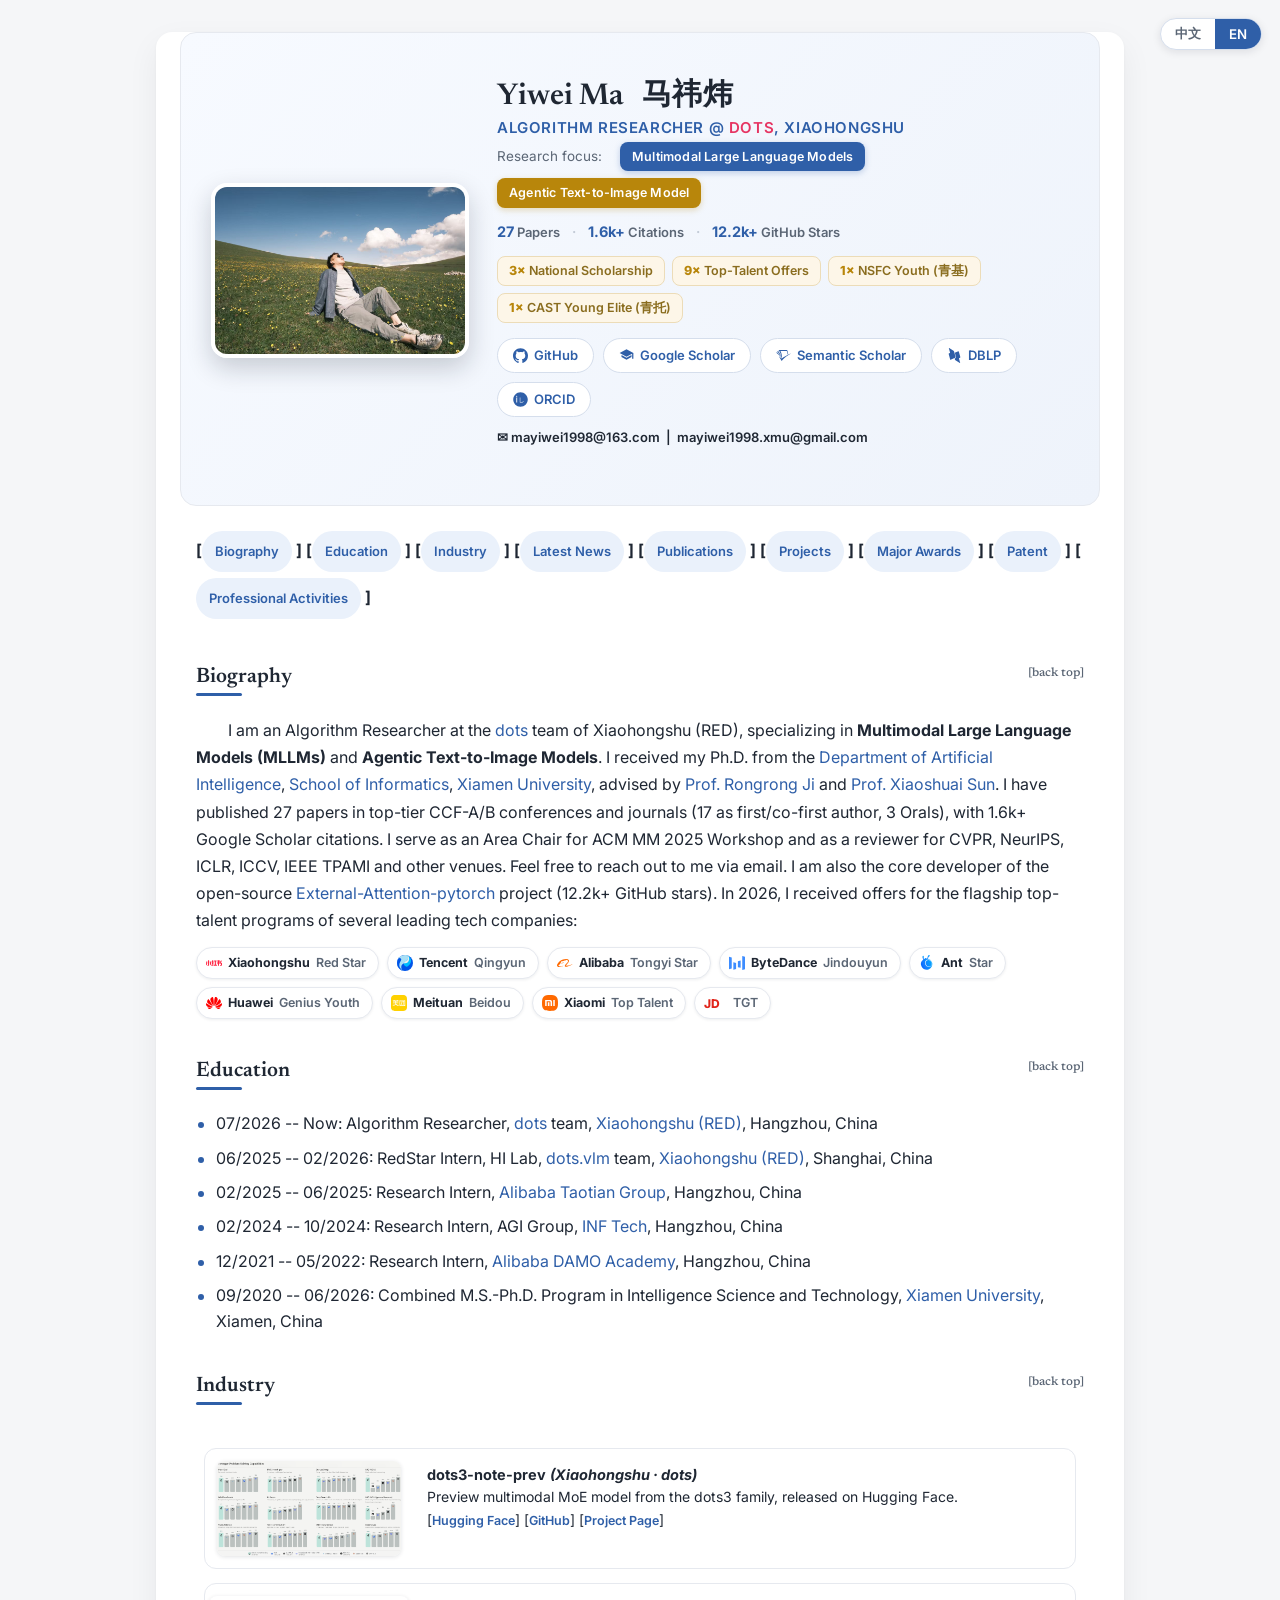
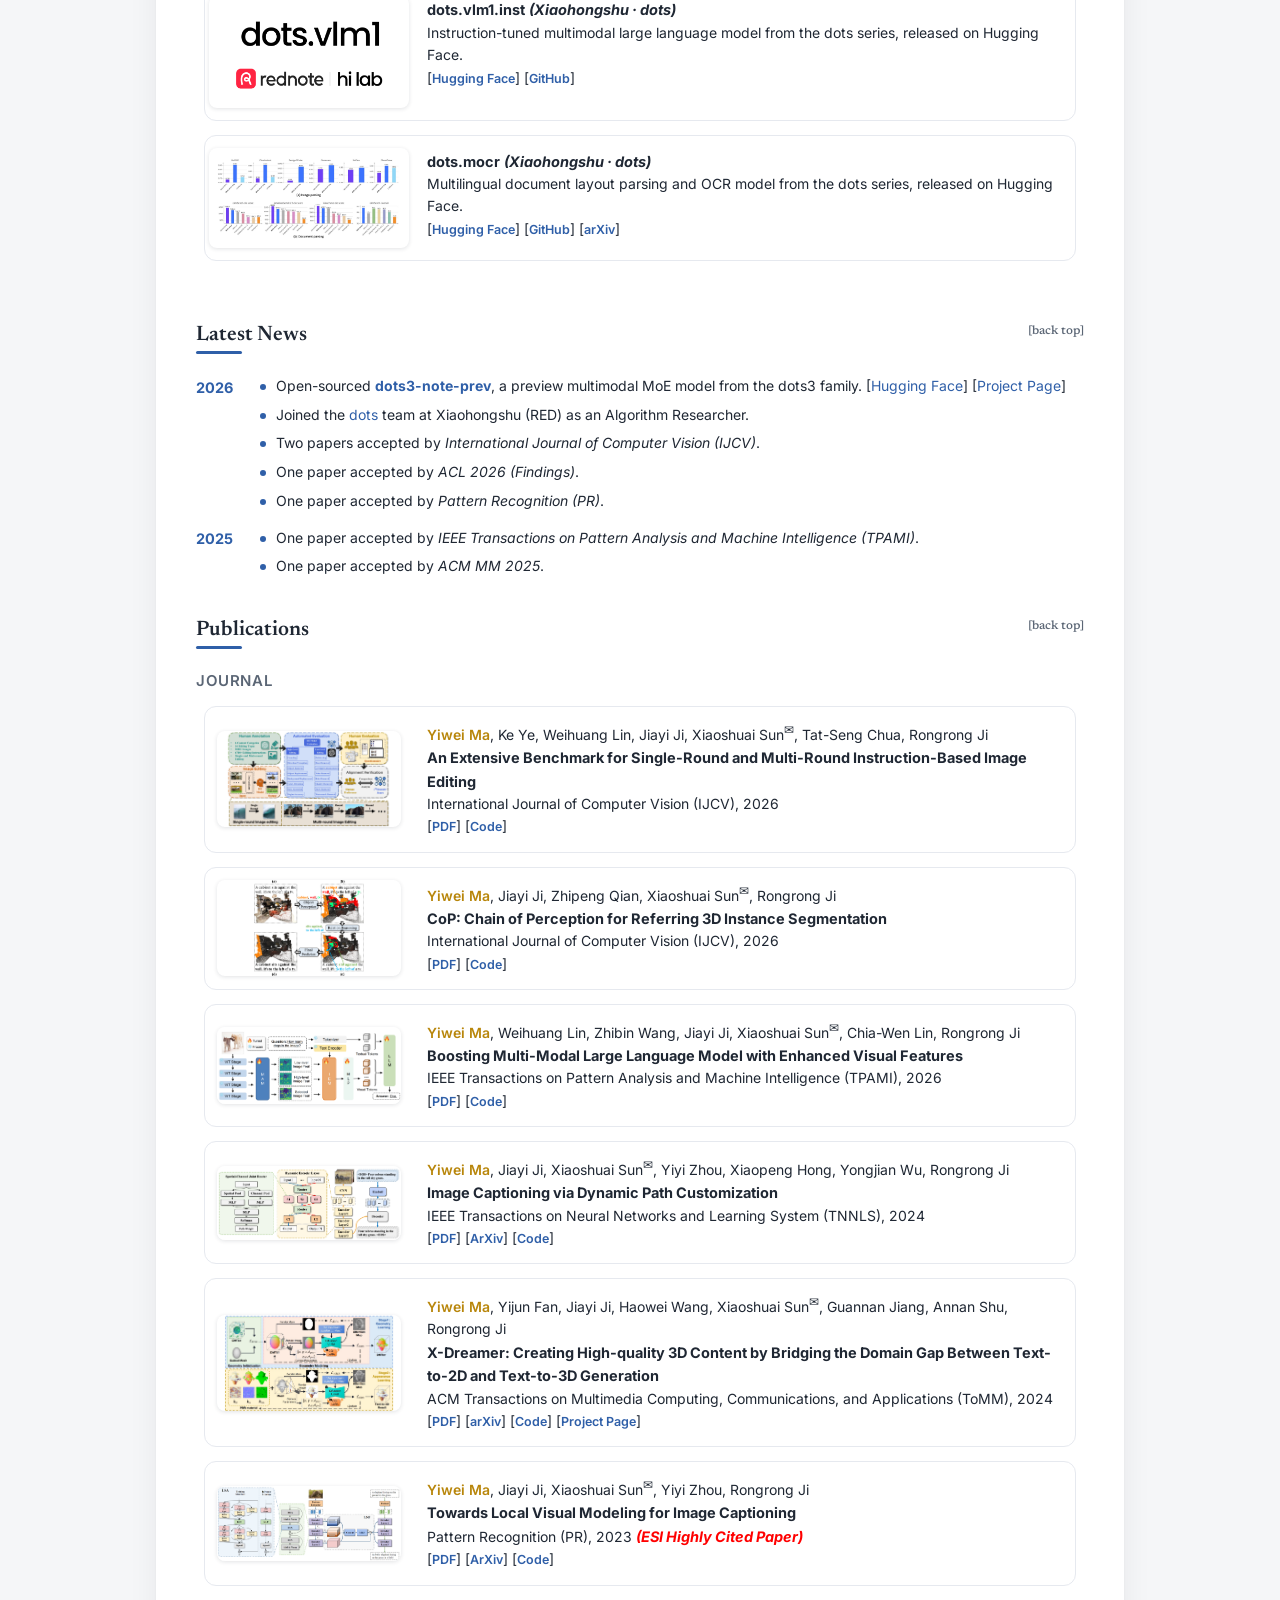
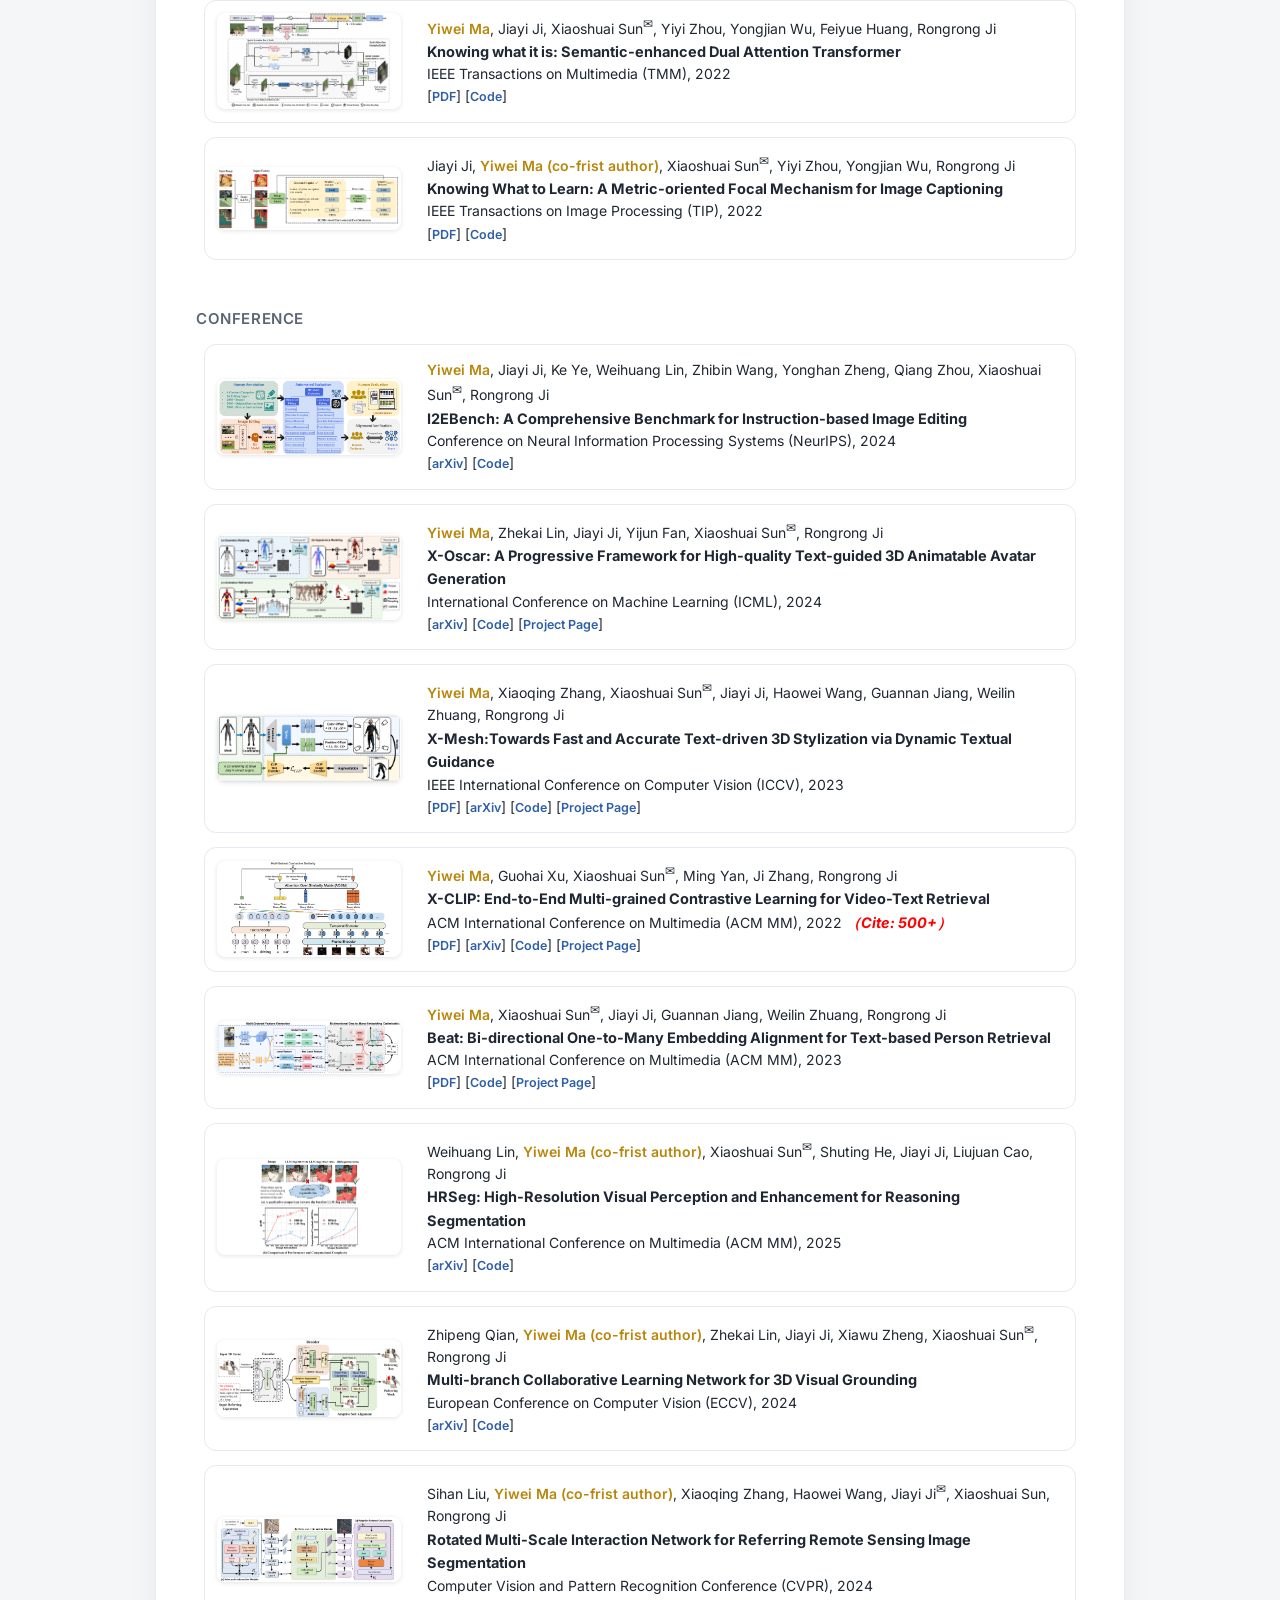
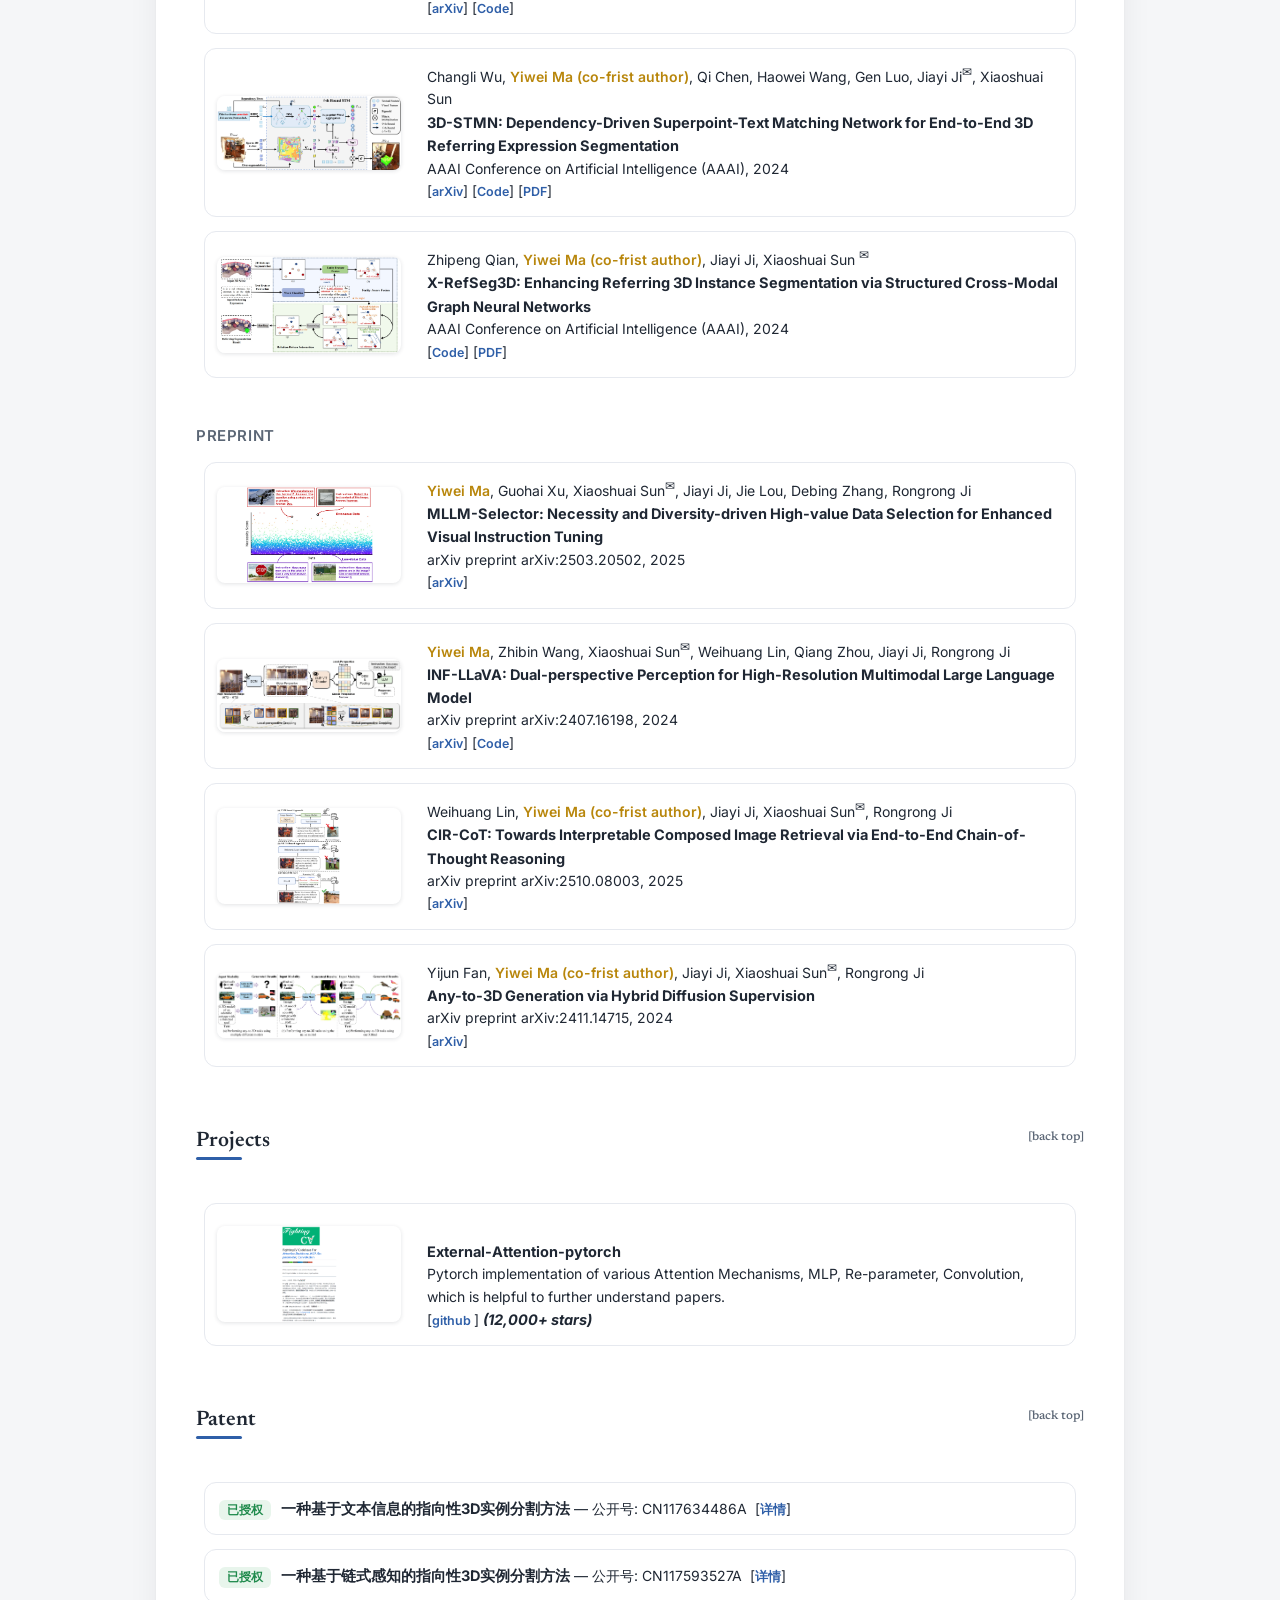
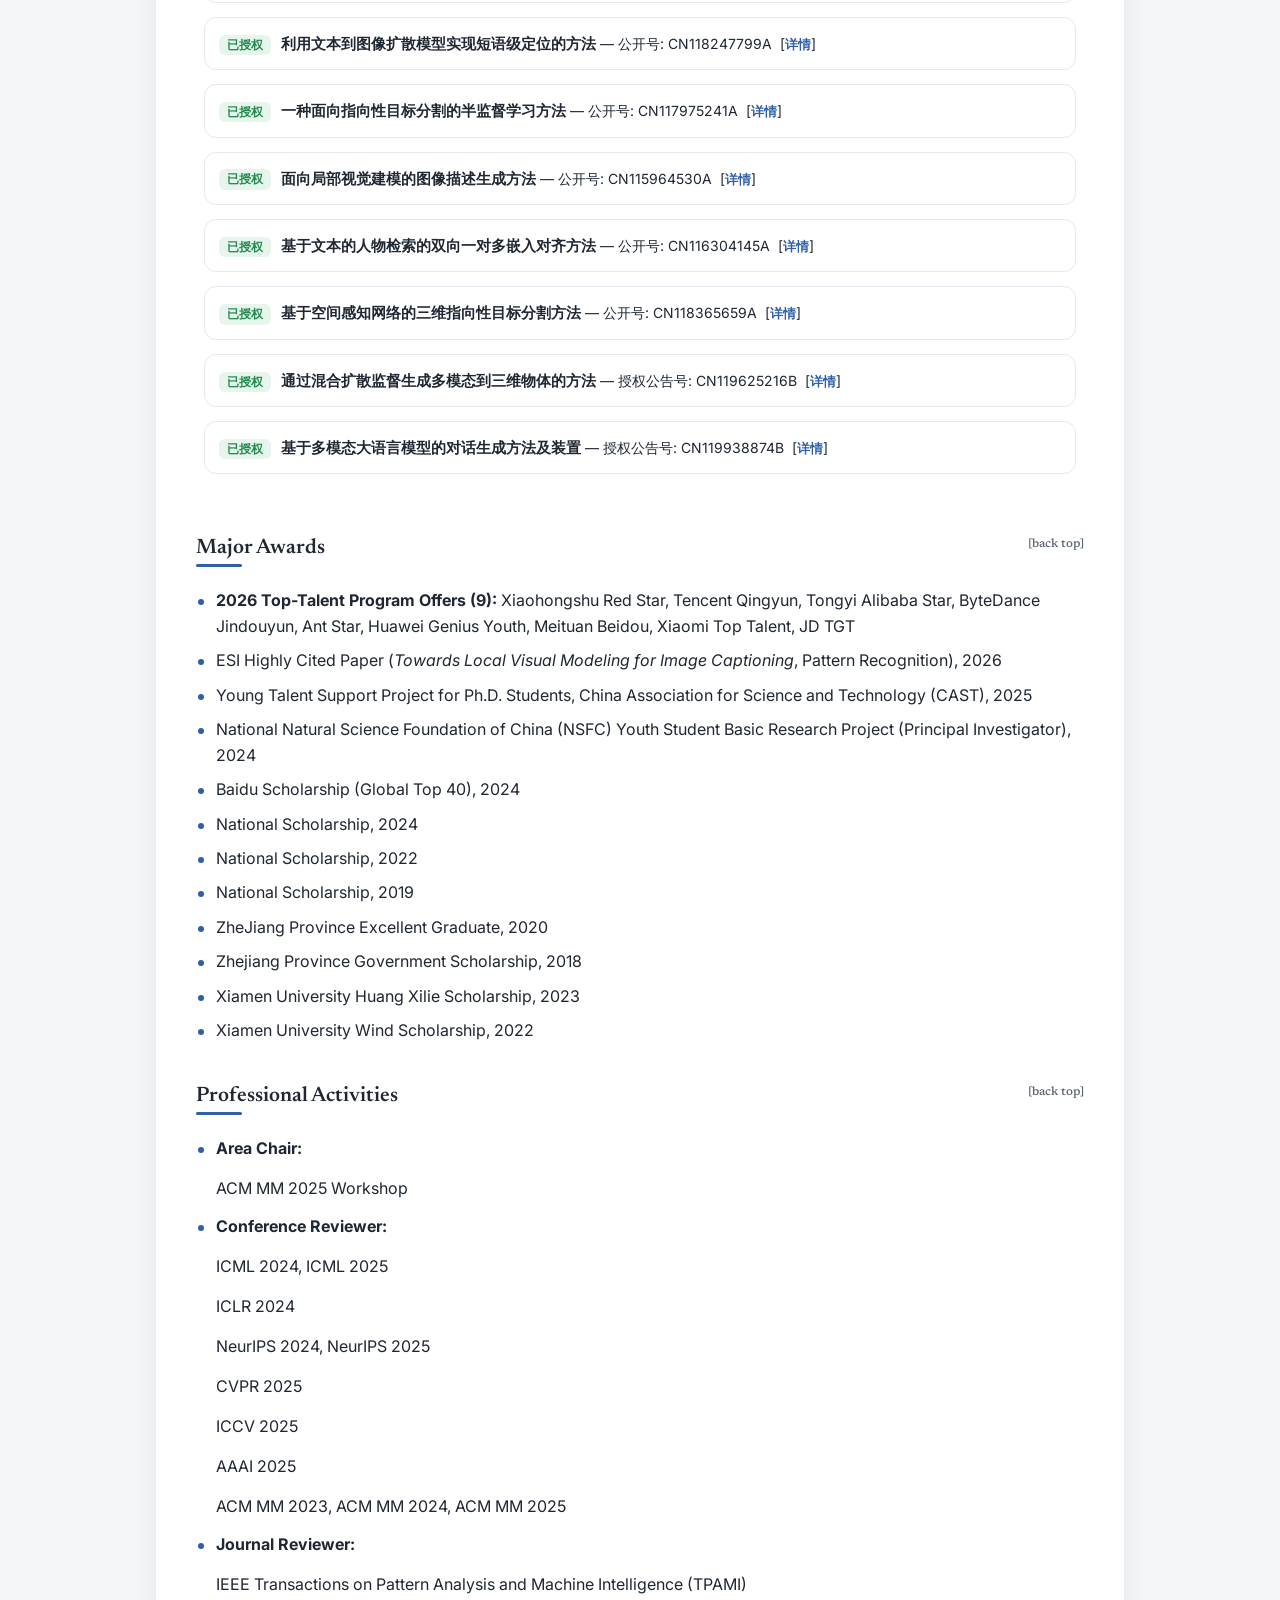
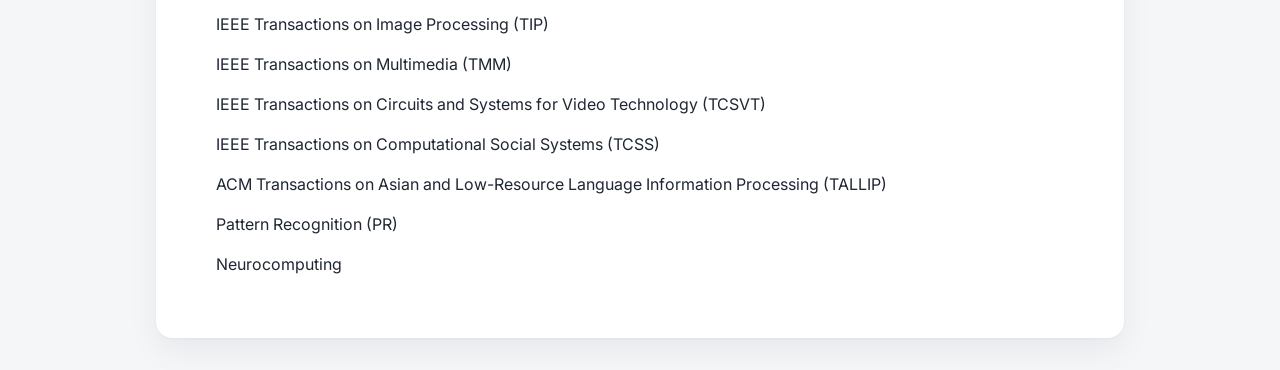
<file: index.html>
<!DOCTYPE html>
<!-- saved from url=(0055)https://www.starlg.cn/TianliangZhang/TianliangZhang.htm -->
<html><head><meta http-equiv="Content-Type" content="text/html; charset=UTF-8">
  <meta content="IE=5.0000" http-equiv="X-UA-Compatible">
  <meta name="description" content="Yiwei Ma&#39;s home page">
  
  <link href="./imgs/tlzdoc.css" rel="stylesheet" type="text/css">
  <title>Yiwei Ma's Homepage--马祎炜的个人主页</title>
  <meta name="GENERATOR" content="MSHTML 11.00.10570.1001">
  <meta name="viewport" content="width=device-width, initial-scale=1.0">
  <link rel="preconnect" href="https://fonts.googleapis.com">
  <link rel="preconnect" href="https://fonts.gstatic.com" crossorigin>
  <link href="https://fonts.googleapis.com/css2?family=Inter:wght@400;500;600;700&family=Newsreader:ital,opsz,wght@0,6..72,500;0,6..72,600;1,6..72,500&display=swap" rel="stylesheet">
  <link href="./imgs/site.css" rel="stylesheet" type="text/css">
</head>


<body data-lang="zh">
  <div class="lang-toggle">
    <button type="button" id="btn-zh" onclick="setLang('zh')">中文</button>
    <button type="button" id="btn-en" onclick="setLang('en')">EN</button>
  </div>

  <div class="hero">
    <img class="hero-photo" src="./imgs/MYW26.jpg" alt="Yiwei Ma">
    <div id="toptitle" class="hero-info">
      <h1>Yiwei Ma &nbsp; 马祎炜<a name="top"></a></h1>
      <h3><span class="lang-en">Algorithm Researcher @ <a href="https://studio.dots.ai/?aggregation_id=2" target="_blank">dots</a>, Xiaohongshu</span><span class="lang-zh">算法研究员 @ 小红书 <a href="https://studio.dots.ai/?aggregation_id=2" target="_blank">dots</a></span></h3>
      <p class="hero-tagline"><span class="lang-en">Research focus:</span><span class="lang-zh">研究方向：</span>&nbsp;<span class="focus-tag"><span class="lang-en">Multimodal Large Language Models</span><span class="lang-zh">多模态大语言模型</span></span><span class="focus-tag"><span class="lang-en">Agentic Text-to-Image Model</span><span class="lang-zh">智能体文生图模型</span></span></p>
      <div class="hero-stats">
        <span class="hero-stat"><b>27</b>&nbsp;<span class="lang-en">Papers</span><span class="lang-zh">论文</span></span>
        <span class="hero-stat"><b>1.6k+</b>&nbsp;<span class="lang-en">Citations</span><span class="lang-zh">引用</span></span>
        <span class="hero-stat"><b>12.2k+</b>&nbsp;GitHub Stars</span>
      </div>
      <div class="hero-honors">
        <span class="honor-chip"><b>3×</b>&nbsp;<span class="lang-zh">国家奖学金</span><span class="lang-en">National Scholarship</span></span>
        <span class="honor-chip"><b>9×</b>&nbsp;<span class="lang-zh">顶尖人才计划 Offer</span><span class="lang-en">Top-Talent Offers</span></span>
        <span class="honor-chip"><b>1×</b>&nbsp;<span class="lang-zh">国自然青基</span><span class="lang-en">NSFC Youth (青基)</span></span>
        <span class="honor-chip"><b>1×</b>&nbsp;<span class="lang-zh">中国科协青托</span><span class="lang-en">CAST Young Elite (青托)</span></span>
      </div>
      <div class="contact-links">
        <a href="https://github.com/xmu-xiaoma666" target="_blank"><svg viewBox="0 0 24 24" fill="currentColor" aria-hidden="true"><path d="M12 .5C5.37.5 0 5.87 0 12.5c0 5.3 3.44 9.8 8.21 11.39.6.11.82-.26.82-.58 0-.29-.01-1.05-.02-2.06-3.34.73-4.04-1.61-4.04-1.61-.55-1.39-1.34-1.76-1.34-1.76-1.09-.75.08-.73.08-.73 1.2.08 1.84 1.24 1.84 1.24 1.07 1.83 2.81 1.3 3.5.99.11-.78.42-1.3.76-1.6-2.67-.3-5.47-1.34-5.47-5.95 0-1.31.47-2.39 1.24-3.23-.13-.31-.54-1.53.11-3.18 0 0 1.01-.32 3.3 1.23a11.5 11.5 0 0 1 3-.4c1.02 0 2.05.14 3 .4 2.29-1.55 3.3-1.23 3.3-1.23.65 1.65.24 2.87.12 3.18.77.84 1.23 1.92 1.23 3.23 0 4.62-2.81 5.64-5.49 5.94.43.37.81 1.1.81 2.22 0 1.61-.01 2.91-.01 3.3 0 .32.21.7.82.58A12 12 0 0 0 24 12.5C24 5.87 18.63.5 12 .5z"/></svg>GitHub</a>
        <a href="https://scholar.google.com.tw/citations?view_op=list_works&hl=zh-CN&user=KIDY5pUAAAAJ&gmla=AJsN-F4drnWeD3U5c9Th0ilgoeYuA0ovsr6N0yHUPVd_p2nM8vLRZVhrULm2rX70XnaGQ87xDo_CVYZKyWNmA3-TorzrKBZY84fX0tg-Q3v68HIvYA3y-GY_fzt515GksJC0TgSvPyxK" target="_blank"><svg viewBox="0 0 24 24" fill="currentColor" aria-hidden="true"><path d="M12 2L1 8l11 6 9-4.91V17h2V8L12 2zm0 13.5L4 11v3.5l8 4.37 8-4.37V11l-8 4.5z"/></svg>Google Scholar</a>
        <a href="https://www.semanticscholar.org/author/Yiwei-Ma/2161655780" target="_blank"><svg viewBox="0 0 24 24" fill="currentColor" aria-hidden="true"><path d="M24 8.609c-.848.536-1.436.83-2.146 1.245-4.152 2.509-8.15 5.295-11.247 8.981l-1.488 1.817-4.568-7.268c1.021.814 3.564 3.098 4.603 3.599l3.356-2.526c2.336-1.644 8.946-5.226 11.49-5.848ZM8.046 15.201c.346.277.692.537.969.744.761-3.668.121-7.613-1.886-11.039 3.374-.052 6.731-.087 10.105-.139a14.794 14.794 0 0 1 1.298 5.295c.294-.156.588-.294.883-.433-.104-1.868-.641-3.91-1.662-6.263-4.602-.018-9.188-.018-13.79-.018 2.993 3.547 4.36 7.839 4.083 11.853Zm-.623-.484c.087.086.191.155.277.225-.138-3.409-1.419-6.887-3.824-9.881H1.73c3.098 2.855 4.984 6.299 5.693 9.656Zm-.744-.658c.104.087.208.173.329.277-.9-2.526-2.492-5.018-4.741-7.198H0c2.89 2.076 5.122 4.481 6.679 6.921Z"/></svg>Semantic Scholar</a>
        <a href="https://dblp.org/pid/184/9558.html" target="_blank"><svg viewBox="0 0 24 24" fill="currentColor" aria-hidden="true"><path d="M3.075.002c-.096.013-.154.092-.094.31L4.97 7.73 3.1 8.6s-.56.26-.4.85l2.45 9.159s.16.59.72.33l6.169-2.869 1.3-.61s.52-.24.42-.79l-.01-.06-1.13-4.22-.658-2.45-.672-2.49v-.04s-.16-.59-.84-1L3.5.141s-.265-.16-.425-.139zM18.324 5.03a.724.724 0 0 0-.193.06l-5.602 2.6.862 3.2 1.09 4.08.01.06c.05.47-.411.79-.411.79l-1.88.87.5 1.89.04.1c.07.17.28.6.81.91l6.95 4.269s.68.41.52-.17l-1.981-7.4 1.861-.86s.56-.26.4-.85L18.85 5.42s-.116-.452-.526-.39z"/></svg>DBLP</a>
        <a href="https://orcid.org/0000-0002-8744-3423" target="_blank"><svg viewBox="0 0 512 512" fill="currentColor" aria-hidden="true"><path d="M294.75 188.19h-45.92V342h47.47c67.62 0 83.12-51.34 83.12-76.91 0-41.64-26.54-76.9-84.67-76.9zM256 8C119 8 8 119 8 256s111 248 248 248 248-111 248-248S393 8 256 8zM142.05 360.8h-29.42V189.34h29.42V360.8zm-14.71-194.34a17.71 17.71 0 1 1 17.71-17.7 17.65 17.65 0 0 1-17.71 17.7zM291 360.8h-58.32V189.34h58.32c40.6 0 87.71 21.32 87.71 85.74 0 64.42-47.11 85.72-87.71 85.72z"/></svg>ORCID</a>
      </div>
      <div class="contact-email">✉ mayiwei1998@163.com &nbsp;|&nbsp; mayiwei1998.xmu@gmail.com</div>
    </div>
  </div>

  <div id="layout-content" style="margin-top: 25px;">


<h4>
  <span class="lang-en">[<a style=" color:#9D849A;" href="#biography">Biography</a>] [<a style=" color:#9D849A;" href="#education">Education</a>] [<a style=" color:#9D849A;" href="#industry">Industry</a>] [<a style=" color:#9D849A;" href="#news">Latest News</a>] [<a style=" color:#9D849A;" href="#publications">Publications</a>] [<a style=" color:#9D849A;" href="#projects">Projects</a>] [<a style=" color:#9D849A;" href="#awards">Major Awards</a>] [<a style=" color:#9D849A;" href="#patent">Patent</a>] [<a style=" color:#9D849A;" href="#activities">Professional Activities</a>]</span>
  <span class="lang-zh">[<a style=" color:#9D849A;" href="#biography">个人简介</a>] [<a style=" color:#9D849A;" href="#education">教育经历</a>] [<a style=" color:#9D849A;" href="#industry">工业项目</a>] [<a style=" color:#9D849A;" href="#news">最新动态</a>] [<a style=" color:#9D849A;" href="#publications">论文成果</a>] [<a style=" color:#9D849A;" href="#projects">代表项目</a>] [<a style=" color:#9D849A;" href="#awards">主要奖项</a>] [<a style=" color:#9D849A;" href="#patent">发明专利</a>] [<a style=" color:#9D849A;" href="#activities">学术活动</a>]</span>
</h4>

<h2><span class="lang-en">Biography</span><span class="lang-zh">个人简介</span><a name="biography"></a>&nbsp;&nbsp;&nbsp;<a style=" color:#9D849A; font-size:15px;" href="#top"><span class="lang-en">[back top]</span><span class="lang-zh">[返回顶部]</span></a></h2>
  <p class="lang-en" style="text-indent:2em;">I am an Algorithm Researcher at the <a href="https://studio.dots.ai/?aggregation_id=2" target="_blank">dots</a> team of Xiaohongshu (RED), specializing in <b>Multimodal Large Language Models (MLLMs)</b> and <b>Agentic Text-to-Image Models</b>. I received my Ph.D. from the <a href="https://cogsci.xmu.edu.cn/" target="_blank">Department of Artificial Intelligence</a>, <a href="https://informatics.xmu.edu.cn/" target="_blank">School of Informatics</a>, <a href="https://en.xmu.edu.cn/" target="_blank">Xiamen University</a>, advised by <a href="https://scholar.google.com/citations?user=lRSD7PQAAAAJ&hl=en" target="_blank">Prof. Rongrong Ji</a> and <a href="https://scholar.google.com/citations?user=KPMK3B4AAAAJ&hl=en" target="_blank">Prof. Xiaoshuai Sun</a>. I have published 27 papers in top-tier CCF-A/B conferences and journals (17 as first/co-first author, 3 Orals), with 1.6k+ Google Scholar citations. I serve as an Area Chair for ACM MM 2025 Workshop and as a reviewer for CVPR, NeurIPS, ICLR, ICCV, IEEE TPAMI and other venues. Feel free to reach out to me via email. I am also the core developer of the open-source <a href="https://github.com/xmu-xiaoma666/External-Attention-pytorch" target="_blank">External-Attention-pytorch</a> project (12.2k+ GitHub stars). In 2026, I received offers for the flagship top-talent programs of several leading tech companies:</p>
  <p class="lang-zh" style="text-indent:2em;">我是小红书（RED）<a href="https://studio.dots.ai/?aggregation_id=2" target="_blank">dots</a> 团队的算法研究员，研究方向为<b>多模态大语言模型（MLLMs）</b>与<b>智能体文生图模型</b>。我于<a href="https://en.xmu.edu.cn/" target="_blank">厦门大学</a><a href="https://informatics.xmu.edu.cn/" target="_blank">信息学院</a><a href="https://cogsci.xmu.edu.cn/" target="_blank">人工智能系</a>获得博士学位，师从<a href="https://scholar.google.com/citations?user=lRSD7PQAAAAJ&hl=en" target="_blank">纪荣嵘教授</a>与<a href="https://scholar.google.com/citations?user=KPMK3B4AAAAJ&hl=en" target="_blank">孙晓帅教授</a>。已在 CCF-A/B 类顶级会议与期刊发表论文 27 篇（其中一作/共一 17 篇，3 篇 Oral），谷歌学术引用 1.6k+ 次。担任 ACM MM 2025 Workshop 领域主席，以及 CVPR、NeurIPS、ICLR、ICCV、IEEE TPAMI 等多个会议与期刊的审稿人。欢迎通过邮箱与我联系。同时是开源项目 <a href="https://github.com/xmu-xiaoma666/External-Attention-pytorch" target="_blank">External-Attention-pytorch</a> 的核心开发者（GitHub 12.2k+ stars）。于 2026 年获得多家头部科技公司顶尖人才计划录用 offer：</p>

<div class="offer-logos">
  <a class="offer-badge" href="https://job.xiaohongshu.com/campus/redstar" target="_blank" rel="noopener"><img src="./imgs/logos/xiaohongshu.svg" alt="Xiaohongshu"><b><span class="lang-zh">小红书</span><span class="lang-en">Xiaohongshu</span></b> <span class="prog">Red Star</span></a>
  <a class="offer-badge" href="https://join.qq.com/qingyun.html" target="_blank" rel="noopener"><img src="./imgs/logos/hunyuan.svg" alt="Tencent Hunyuan"><b><span class="lang-zh">腾讯</span><span class="lang-en">Tencent</span></b> <span class="prog"><span class="lang-zh">青云</span><span class="lang-en">Qingyun</span></span></a>
  <a class="offer-badge" href="https://campus-talent.alibaba.com/campus/alistar?lang=zh" target="_blank" rel="noopener"><img src="./imgs/logos/alibaba.svg" alt="Alibaba"><b><span class="lang-zh">阿里</span><span class="lang-en">Alibaba</span></b> <span class="prog"><span class="lang-zh">通义阿里星</span><span class="lang-en">Tongyi Star</span></span></a>
  <a class="offer-badge" href="https://jobs.bytedance.com/campus/jindouyun" target="_blank" rel="noopener"><img src="./imgs/logos/bytedance.svg" alt="ByteDance"><b><span class="lang-zh">字节跳动</span><span class="lang-en">ByteDance</span></b> <span class="prog"><span class="lang-zh">筋斗云</span><span class="lang-en">Jindouyun</span></span></a>
  <a class="offer-badge" href="https://talent.antgroup.com/ant-star" target="_blank" rel="noopener"><img src="./imgs/logos/antgroup.svg" alt="Ant Group"><b><span class="lang-zh">蚂蚁</span><span class="lang-en">Ant</span></b> <span class="prog"><span class="lang-zh">蚂蚁星</span><span class="lang-en">Star</span></span></a>
  <a class="offer-badge" href="https://career.huawei.com/reccampportal/portal5/topminds.html" target="_blank" rel="noopener"><img src="./imgs/logos/huawei.svg" alt="Huawei"><b><span class="lang-zh">华为</span><span class="lang-en">Huawei</span></b> <span class="prog"><span class="lang-zh">天才少年</span><span class="lang-en">Genius Youth</span></span></a>
  <a class="offer-badge" href="https://zhaopin.meituan.com/web/beidou" target="_blank" rel="noopener"><img src="./imgs/logos/meituan.svg" alt="Meituan"><b><span class="lang-zh">美团</span><span class="lang-en">Meituan</span></b> <span class="prog"><span class="lang-zh">北斗</span><span class="lang-en">Beidou</span></span></a>
  <a class="offer-badge" href="https://hr.xiaomi.com/toptalent" target="_blank" rel="noopener"><img src="./imgs/logos/xiaomi.svg" alt="Xiaomi"><b><span class="lang-zh">小米</span><span class="lang-en">Xiaomi</span></b> <span class="prog"><span class="lang-zh">顶尖人才</span><span class="lang-en">Top Talent</span></span></a>
  <a class="offer-badge" href="https://campus.jd.com/#/talentProject" target="_blank" rel="noopener"><span class="txt-logo" style="color:#E1251B">JD</span><b><span class="lang-zh">京东</span></b> <span class="prog">TGT</span></a>
</div>

<h2><span class="lang-en">Education</span><span class="lang-zh">教育经历</span><a name="education"></a>&nbsp;&nbsp;&nbsp;<a style=" color:#9D849A; font-size:15px;" href="#top"><span class="lang-en">[back top]</span><span class="lang-zh">[返回顶部]</span></a></h2>
<ul>
  <li class="lang-en"> 07/2026 -- Now: Algorithm Researcher, <a href="https://studio.dots.ai/?aggregation_id=2" target="_blank">dots</a> team, <a href="https://www.xiaohongshu.com/" target="_blank">Xiaohongshu (RED)</a>, Hangzhou, China</li>
  <li class="lang-zh"> 2026.07 -- 至今：算法研究员，<a href="https://www.xiaohongshu.com/" target="_blank">小红书（RED）</a><a href="https://studio.dots.ai/?aggregation_id=2" target="_blank">dots</a> 团队，杭州</li>
  <li class="lang-en"> 06/2025 -- 02/2026: RedStar Intern, HI Lab, <a href="https://studio.dots.ai/?aggregation_id=2" target="_blank">dots.vlm</a> team, <a href="https://www.xiaohongshu.com/" target="_blank">Xiaohongshu (RED)</a>, Shanghai, China</li>
  <li class="lang-zh"> 2025.06 -- 2026.02：<a href="https://www.xiaohongshu.com/" target="_blank">小红书</a> RedStar 实习生，HI Lab <a href="https://studio.dots.ai/?aggregation_id=2" target="_blank">dots.vlm</a> 团队，上海</li>
  <li class="lang-en"> 02/2025 -- 06/2025: Research Intern, <a href="https://www.alibabagroup.com/en-US" target="_blank">Alibaba Taotian Group</a>, Hangzhou, China </li>
  <li class="lang-zh"> 2025.02 -- 2025.06：研究型实习，<a href="https://www.alibabagroup.com/zh-Hans" target="_blank">阿里巴巴淘天集团</a>，杭州</li>
  <li class="lang-en"> 02/2024 -- 10/2024: Research Intern, AGI Group, <a href="https://inf.sg/" target="_blank">INF Tech</a>, Hangzhou, China</li>
  <li class="lang-zh"> 2024.02 -- 2024.10：研究型实习，<a href="https://inf.sg/" target="_blank">INF Tech（无限光年）</a> AGI 组，杭州</li>
  <li class="lang-en"> 12/2021 -- 05/2022: Research Intern, <a href="https://damo.alibaba.com/labs/?goto=1" target="_blank">Alibaba DAMO Academy</a>, Hangzhou, China </li>
  <li class="lang-zh"> 2021.12 -- 2022.05：研究型实习，<a href="https://damo.alibaba.com/labs/?goto=1" target="_blank">阿里巴巴达摩院</a>，杭州</li>
  <li class="lang-en"> 09/2020 -- 06/2026: Combined M.S.-Ph.D. Program in Intelligence Science and Technology, <a href="https://en.xmu.edu.cn/" target="_blank">Xiamen University</a>, Xiamen, China</li>
  <li class="lang-zh"> 2020.09 -- 2026.06：智能科学与技术 硕博连读，<a href="https://en.xmu.edu.cn/" target="_blank">厦门大学</a>，厦门</li>
  <!-- <li> 09/2018 -- 06/2021: M.S. in Computer Technology, <a href="https://en.xmu.edu.cn/" target="_blank">Xiamen University</a>, Xiamen, China </li>   -->
  <!-- <li> 09/2016 -- 06/2020: B.S. in Digital Media Technology, <a href="https://english.zstu.edu.cn/" target="_blank">Zhejiang Sci-Tech University</a>, Hangzhou, China </li> -->
</ul>

<h2><span class="lang-en">Industry</span><span class="lang-zh">工业项目</span><a name="industry"></a>&nbsp;&nbsp;&nbsp;<a style=" color:#9D849A; font-size:15px;" href="#top"><span class="lang-en">[back top]</span><span class="lang-zh">[返回顶部]</span></a></h2>
<h3></h3>
<table class="pub_table">

  <tr>
    <td class="pub_td1"> <img src="./imgs/dots3_note_prev.png" class="papericon"></td>
    <td class="pub_td2">
      <b>dots3-note-prev</b>&nbsp;<font color="#e63462"><i><b>(Xiaohongshu · dots)</b></i></font>
      <br>Preview multimodal MoE model from the dots3 family, released on Hugging Face.<br>
      [<a href="https://huggingface.co/dots-studio/dots3-note-prev" target="_blank">Hugging Face</a>]
      [<a href="https://github.com/studio-dots-ai/dots3-note-prev" target="_blank">GitHub</a>]
      [<a href="https://studio.dots.ai/dots/dots3-en.html" target="_blank">Project Page</a>]
    </td>
  </tr>

  <tr>
    <td class="pub_td1"> <img src="./imgs/dots_vlm1.png" class="papericon"></td>
    <td class="pub_td2">
      <b>dots.vlm1.inst</b>&nbsp;<font color="#e63462"><i><b>(Xiaohongshu · dots)</b></i></font>
      <br>Instruction-tuned multimodal large language model from the dots series, released on Hugging Face.<br>
      [<a href="https://huggingface.co/rednote-hilab/dots.vlm1.inst" target="_blank">Hugging Face</a>]
      [<a href="https://github.com/studio-dots-ai/dots.vlm1/blob/main/assets/blog.md" target="_blank">GitHub</a>]
    </td>
  </tr>

  <tr>
    <td class="pub_td1"> <img src="./imgs/dots_ocr.png" class="papericon"></td>
    <td class="pub_td2">
      <b>dots.mocr</b>&nbsp;<font color="#e63462"><i><b>(Xiaohongshu · dots)</b></i></font>
      <br>Multilingual document layout parsing and OCR model from the dots series, released on Hugging Face.<br>
      [<a href="https://huggingface.co/rednote-hilab/dots.mocr" target="_blank">Hugging Face</a>]
      [<a href="https://github.com/studio-dots-ai/dots.mocr" target="_blank">GitHub</a>]
      [<a href="https://arxiv.org/abs/2603.13032" target="_blank">arXiv</a>]
    </td>
  </tr>
</table>

<h2><span class="lang-en">Latest News</span><span class="lang-zh">最新动态</span><a name="news"></a>&nbsp;&nbsp;&nbsp;<a style=" color:#9D849A; font-size:15px;" href="#top"><span class="lang-en">[back top]</span><span class="lang-zh">[返回顶部]</span></a></h2>
<div class="news-group">
  <span class="news-year">2026</span>
  <ul>
    <li class="lang-en">Open-sourced <a href="https://github.com/studio-dots-ai/dots3-note-prev" target="_blank"><b>dots3-note-prev</b></a>, a preview multimodal MoE model from the dots3 family. [<a href="https://huggingface.co/dots-studio/dots3-note-prev" target="_blank">Hugging Face</a>] [<a href="https://studio.dots.ai/dots/dots3-en.html" target="_blank">Project Page</a>]</li>
    <li class="lang-zh">开源 <a href="https://github.com/studio-dots-ai/dots3-note-prev" target="_blank"><b>dots3-note-prev</b></a>，dots3 系列的预览版多模态 MoE 模型。[<a href="https://huggingface.co/dots-studio/dots3-note-prev" target="_blank">Hugging Face</a>] [<a href="https://studio.dots.ai/dots/dots3-en.html" target="_blank">项目主页</a>]</li>
    <li class="lang-en">Joined the <a href="https://studio.dots.ai/?aggregation_id=2" target="_blank">dots</a> team at Xiaohongshu (RED) as an Algorithm Researcher.</li>
    <li class="lang-zh">加入小红书（RED）<a href="https://studio.dots.ai/?aggregation_id=2" target="_blank">dots</a> 团队，任算法研究员。</li>
    <li class="lang-en">Two papers accepted by <i>International Journal of Computer Vision (IJCV)</i>.</li>
    <li class="lang-zh">两篇论文被 <i>International Journal of Computer Vision (IJCV)</i> 接收。</li>
    <li class="lang-en">One paper accepted by <i>ACL 2026 (Findings)</i>.</li>
    <li class="lang-zh">一篇论文被 <i>ACL 2026 (Findings)</i> 接收。</li>
    <li class="lang-en">One paper accepted by <i>Pattern Recognition (PR)</i>.</li>
    <li class="lang-zh">一篇论文被 <i>Pattern Recognition (PR)</i> 接收。</li>
  </ul>
</div>
<div class="news-group">
  <span class="news-year">2025</span>
  <ul>
    <li class="lang-en">One paper accepted by <i>IEEE Transactions on Pattern Analysis and Machine Intelligence (TPAMI)</i>.</li>
    <li class="lang-zh">一篇论文被 <i>IEEE Transactions on Pattern Analysis and Machine Intelligence (TPAMI)</i> 接收。</li>
    <li class="lang-en">One paper accepted by <i>ACM MM 2025</i>.</li>
    <li class="lang-zh">一篇论文被 <i>ACM MM 2025</i> 接收。</li>
  </ul>
</div>


<h2><span class="lang-en">Publications</span><span class="lang-zh">论文成果</span><a name="publications"></a>&nbsp;&nbsp;&nbsp;<a style=" color:#9D849A; font-size:15px;" href="#top"><span class="lang-en">[back top]</span><span class="lang-zh">[返回顶部]</span></a></h2>
<h3><span class="lang-en">Journal</span><span class="lang-zh">期刊</span></h3>
<table class="pub_table">
  <tbody>

    <!-- 一作 -->

    <tr>
      <td class="pub_td1"> <img src="./imgs/I2EBenchPlus.jpeg" class="papericon"></td>
      <td class="pub_td2"> <font color="goldenrod">Yiwei Ma</font>, Ke Ye, Weihuang Lin, Jiayi Ji, Xiaoshuai Sun<sup>✉</sup>, Tat-Seng Chua, Rongrong Ji
        <br><b>An Extensive Benchmark for Single-Round and Multi-Round Instruction-Based Image Editing</b>
        <br>International Journal of Computer Vision (IJCV), 2026<br>
        [<a href="https://link.springer.com/article/10.1007/s11263-026-02849-5" target="_blank">PDF</a>]
        [<a href="https://github.com/cocoshe/I2EBench" target="_blank">Code</a>]
      </td>
    </tr>

    <tr>
      <td class="pub_td1"> <img src="./imgs/CoP.png" class="papericon"></td>
      <td class="pub_td2"> <font color="goldenrod">Yiwei Ma</font>, Jiayi Ji, Zhipeng Qian, Xiaoshuai Sun<sup>✉</sup>, Rongrong Ji
        <br><b>CoP: Chain of Perception for Referring 3D Instance Segmentation</b>
        <br>International Journal of Computer Vision (IJCV), 2026<br>
        [<a href="https://link.springer.com/article/10.1007/s11263-025-02699-7" target="_blank">PDF</a>]
        [<a href="https://github.com/xmu-xiaoma666/CoP" target="_blank">Code</a>]
      </td>
    </tr>

    <tr>
      <td class="pub_td1"> <img src="./imgs/vMLLM.png" class="papericon"></td>
      <td class="pub_td2"> <font color="goldenrod">Yiwei Ma</font>, Weihuang Lin, Zhibin Wang, Jiayi Ji, Xiaoshuai Sun<sup>✉</sup>, Chia-Wen Lin, Rongrong Ji
        <br><b>Boosting Multi-Modal Large Language Model with Enhanced Visual Features</b>
        <br>IEEE Transactions on Pattern Analysis and Machine Intelligence (TPAMI), 2026<br>
        [<a href="https://ieeexplore.ieee.org/document/11301404/" target="_blank">PDF</a>]
        [<a href="https://github.com/xmu-xiaoma666/vMLLM" target="_blank">Code</a>]
      </td>
    </tr>

    <tr>
      <td class="pub_td1"> <img src="./imgs/DTNet.png" class="papericon"></td>
      <td class="pub_td2">  <font color="goldenrod">Yiwei Ma</font>, Jiayi Ji, Xiaoshuai Sun<sup>✉</sup>, Yiyi Zhou, Xiaopeng Hong, Yongjian Wu, Rongrong Ji
        <br><b>Image Captioning via Dynamic Path Customization</b>
        <br>IEEE Transactions on Neural Networks and Learning System (TNNLS), 2024<br>
        [<a href="https://ieeexplore.ieee.org/stamp/stamp.jsp?arnumber=10616183" target="_blank">PDF</a>]	
        [<a href="https://arxiv.org/pdf/2406.00334" target="_blank">ArXiv</a>]	
        [<a href="https://github.com/xmu-xiaoma666/DTNet" target="_blank">Code</a>]	
      </td>
    </tr>   	 

    <tr>
      <td class="pub_td1"> <img src="./imgs/XDreamer.jpg" class="papericon"></td>
      <td class="pub_td2"> <font color="goldenrod">Yiwei Ma</font>, Yijun Fan, Jiayi Ji, Haowei Wang, Xiaoshuai Sun<sup>✉</sup>, Guannan Jiang, Annan Shu, Rongrong Ji
        <br><b>X-Dreamer: Creating High-quality 3D Content by Bridging the Domain Gap Between Text-to-2D and Text-to-3D Generation</b>
        <br>ACM Transactions on Multimedia Computing, Communications, and Applications (ToMM), 2024
        <br>
      [<a href="https://dl.acm.org/doi/10.1145/3687475" target="_blank">PDF</a>]
      [<a href="https://arxiv.org/abs/2312.00085" target="_blank">arXiv</a>]
      [<a href="https://github.com/xmu-xiaoma666/X-Dreamer" target="_blank">Code</a>]
      [<a href="https://xmu-xiaoma666.github.io/Projects/X-Dreamer/" target="_blank">Project Page</a>]
      </td>
    </tr>    

    <tr>
      <td class="pub_td1"> <img src="./imgs/LSTNet.png" class="papericon"></td>
      <td class="pub_td2">  <font color="goldenrod">Yiwei Ma</font>, Jiayi Ji, Xiaoshuai Sun<sup>✉</sup>, Yiyi Zhou, Rongrong Ji
        <br><b>Towards Local Visual Modeling for Image Captioning</b>
        <br>Pattern Recognition (PR), 2023 <i><b><span style="color: red;"><span class="lang-en">(ESI Highly Cited Paper)</span><span class="lang-zh">（ESI 高被引论文）</span></span></b></i><br>
        [<a href="https://www.sciencedirect.com/science/article/abs/pii/S0031320323001218" target="_blank">PDF</a>]	
        [<a href="https://arxiv.org/abs/2302.06098" target="_blank">ArXiv</a>]	
        [<a href="https://github.com/xmu-xiaoma666/LSTNet" target="_blank">Code</a>]	
      </td>
    </tr>   	 
   
    <tr>
      <td class="pub_td1"> <img src="./imgs/SDATR.png" class="papericon"></td>
      <td class="pub_td2"> <font color="goldenrod">Yiwei Ma</font>, Jiayi Ji, Xiaoshuai Sun<sup>✉</sup>, Yiyi Zhou, Yongjian Wu, Feiyue Huang, Rongrong Ji
        <br><b>Knowing what it is: Semantic-enhanced Dual Attention Transformer</b>
        <br>IEEE Transactions on Multimedia (TMM), 2022<br>
        [<a href="https://ieeexplore.ieee.org/document/9749944" target="_blank">PDF</a>]	 
        [<a href="https://github.com/xmu-xiaoma666/SDATR" target="_blank">Code</a>]                    
      </td>
    </tr>   	 
  
    <!-- 共一 -->

  <tr>
    <td class="pub_td1"> <img src="./imgs/EMFM.png" class="papericon"></td>
    <td class="pub_td2"> Jiayi Ji, <font color="goldenrod">Yiwei Ma (co-frist author)</font>, Xiaoshuai Sun<sup>✉</sup>, Yiyi Zhou, Yongjian Wu, Rongrong Ji
      <br><b>Knowing What to Learn: A Metric-oriented Focal Mechanism for Image Captioning</b>
      <br>IEEE Transactions on Image Processing (TIP), 2022<br>
      [<a href="https://ieeexplore.ieee.org/document/9802801" target="_blank">PDF</a>]	
      [<a href="https://github.com/xmu-xiaoma666/MFM" target="_blank">Code</a>]	
    </td>
  </tr>   	 


  </tbody>
</table>


<h3><span class="lang-en">Conference</span><span class="lang-zh">会议</span></h3>
<table class="pub_table">
  <tbody>

    <!-- 一作 -->
    <tr>
      <td class="pub_td1"> <img src="./imgs/I2EBench.jpeg" class="papericon"></td>
      <td class="pub_td2"> <font color="goldenrod">Yiwei Ma</font>, Jiayi Ji, Ke Ye, Weihuang Lin, Zhibin Wang, Yonghan Zheng, Qiang Zhou, Xiaoshuai Sun<sup>✉</sup>, Rongrong Ji
        <br><b>I2EBench: A Comprehensive Benchmark for Instruction-based Image Editing</b>
        <br>Conference on Neural Information Processing Systems (NeurIPS), 2024
        <br>
      [<a href="https://arxiv.org/abs/2408.14180" target="_blank">arXiv</a>] 
      [<a href="https://github.com/cocoshe/I2EBench" target="_blank">Code</a>]  
      </td>
    </tr>    

    <tr>
      <td class="pub_td1"> <img src="./imgs/xoscar.png" class="papericon"></td>
      <td class="pub_td2"> <font color="goldenrod">Yiwei Ma</font>, Zhekai Lin, Jiayi Ji, Yijun Fan, Xiaoshuai Sun<sup>✉</sup>, Rongrong Ji 
        <br><b>X-Oscar: A Progressive Framework for High-quality Text-guided 3D Animatable Avatar Generation</b>
        <br>International Conference on Machine Learning (ICML), 2024
        <br>
      [<a href="https://arxiv.org/abs/2405.00954" target="_blank">arXiv</a>] 
      [<a href="https://github.com/LinZhekai/X-Oscar" target="_blank">Code</a>]  
      [<a href="https://xmu-xiaoma666.github.io/Projects/X-Oscar/" target="_blank">Project Page</a>]  
      </td>
    </tr>    


    <tr>
      <td class="pub_td1"> <img src="./imgs/XMesh.png" class="papericon"></td>
      <td class="pub_td2"><font color="goldenrod">Yiwei Ma</font>, Xiaoqing Zhang, Xiaoshuai Sun<sup>✉</sup>, Jiayi Ji, Haowei Wang, Guannan Jiang, Weilin Zhuang, Rongrong Ji
        <br><b>X-Mesh:Towards Fast and Accurate Text-driven 3D Stylization via Dynamic Textual Guidance</b>
        <br>IEEE International Conference on Computer Vision (ICCV), 2023<br>
      [<a href="https://openaccess.thecvf.com/content/ICCV2023/html/Ma_X-Mesh_Towards_Fast_and_Accurate_Text-driven_3D_Stylization_via_Dynamic_ICCV_2023_paper.html" target="_blank">PDF</a>] 
      [<a href="https://arxiv.org/abs/2303.15764" target="_blank">arXiv</a>] 
      [<a href="https://github.com/xmu-xiaoma666/X-Mesh" target="_blank">Code</a>]  
      [<a href="https://xmu-xiaoma666.github.io/Projects/X-Mesh/" target="_blank">Project Page</a>]
      </td>
    </tr>    


  <tr>
    <td class="pub_td1"> <img src="./imgs/XCLIP.png" class="papericon"></td>
    <td class="pub_td2"> <font color="goldenrod">Yiwei Ma</font>, Guohai Xu, Xiaoshuai Sun<sup>✉</sup>, Ming Yan, Ji Zhang, Rongrong Ji
      <br><b>X-CLIP: End-to-End Multi-grained Contrastive Learning for Video-Text Retrieval</b>
      <br>ACM International Conference on Multimedia (ACM MM), 2022  <i><b><span style="color: red;">（Cite: 500+） </span></b></i><br>
      [<a href="https://dl.acm.org/doi/abs/10.1145/3503161.3547910" target="_blank">PDF</a>]	 
       [<a href="https://arxiv.org/abs/2207.07285" target="_blank">arXiv</a>]
      [<a href="https://github.com/xuguohai/X-CLIP" target="_blank">Code</a>]  
      [<a href="https://xmu-xiaoma666.github.io/Projects/MM22_XCLIP/" target="_blank">Project Page</a>]
    </td>
  </tr>


  <tr>
    <td class="pub_td1"> <img src="./imgs/BEAT.png" class="papericon"></td>
    <td class="pub_td2"><font color="goldenrod">Yiwei Ma</font>, Xiaoshuai Sun<sup>✉</sup>, Jiayi Ji,  Guannan Jiang, Weilin Zhuang, Rongrong Ji
      <br><b>Beat: Bi-directional One-to-Many Embedding Alignment for Text-based Person Retrieval</b>
      <br>ACM International Conference on Multimedia (ACM MM), 2023<br>
    [<a href="https://dl.acm.org/doi/10.1145/3581783.3611768" target="_blank">PDF</a>] 
    [<a href="https://github.com/xmu-xiaoma666/Beat" target="_blank">Code</a>]  
    [<a href="https://xmu-xiaoma666.github.io/Projects/MM23_BEAT/" target="_blank">Project Page</a>]
    </td>
  </tr>  



    <!-- 共一 -->


    <tr>
      <td class="pub_td1"> <img src="./imgs/HRSeg.png" class="papericon"></td>
      <td class="pub_td2"> Weihuang Lin, <font color="goldenrod">Yiwei Ma (co-frist author)</font>, Xiaoshuai Sun<sup>✉</sup>, Shuting He, Jiayi Ji, Liujuan Cao, Rongrong Ji
        <br><b>HRSeg: High-Resolution Visual Perception and Enhancement for Reasoning Segmentation</b>
        <br>ACM International Conference on Multimedia (ACM MM), 2025
        <br>
      [<a href="https://arxiv.org/abs/2507.12883" target="_blank">arXiv</a>]
      [<a href="https://github.com/WeihuangLin/HRSeg" target="_blank">Code</a>]
      </td>
    </tr>

    <tr>
      <td class="pub_td1"> <img src="./imgs/MCLN.png" class="papericon"></td>
      <td class="pub_td2">Zhipeng Qian, <font color="goldenrod">Yiwei Ma (co-frist author)</font>, Zhekai Lin, Jiayi Ji, Xiawu Zheng, Xiaoshuai Sun<sup>✉</sup>, Rongrong Ji
        <br><b>Multi-branch Collaborative Learning Network for 3D Visual Grounding</b>
        <br>European Conference on Computer Vision (ECCV), 2024
        <br>
      [<a href="https://web3.arxiv.org/abs/2407.05363" target="_blank">arXiv</a>] 
      [<a href="https://github.com/qzp2018/MCLN" target="_blank">Code</a>]  
      <!-- [<a href="https://github.com/qzp2018/MCLN" target="_blank">Project Page</a>]   -->
      </td>
    </tr>    

    <tr>
      <td class="pub_td1"> <img src="./imgs/RMSIN.jpg" class="papericon"></td>
      <td class="pub_td2"> Sihan Liu, <font color="goldenrod">Yiwei Ma (co-frist author)</font>, Xiaoqing Zhang,  Haowei Wang,  Jiayi Ji<sup>✉</sup>, Xiaoshuai Sun, Rongrong Ji
        <br><b>Rotated Multi-Scale Interaction Network for Referring Remote Sensing Image Segmentation</b>
        <br>Computer Vision and Pattern Recognition Conference (CVPR), 2024
        <br>
      [<a href="https://arxiv.org/abs/2312.12470" target="_blank">arXiv</a>] 
      [<a href="https://github.com/Lsan2401/RMSIN" target="_blank">Code</a>]  
      </td>
    </tr>    
  
    
      <tr>
        <td class="pub_td1"> <img src="./imgs/3D-STMN.png" class="papericon"></td>
        <td class="pub_td2">Changli Wu, <font color="goldenrod">Yiwei Ma (co-frist author)</font>, Qi Chen, Haowei Wang, Gen Luo, Jiayi Ji<sup>✉</sup>, Xiaoshuai Sun
          <br><b>3D-STMN: Dependency-Driven Superpoint-Text Matching Network for End-to-End 3D Referring Expression Segmentation</b>
          <br>AAAI Conference on Artificial Intelligence (AAAI), 2024
          <br>
        [<a href="https://arxiv.org/abs/2308.16632" target="_blank">arXiv</a>] 
        [<a href="https://github.com/sosppxo/3D-STMN" target="_blank">Code</a>]  
        [<a href="https://ojs.aaai.org/index.php/AAAI/article/view/28408" target="_blank">PDF</a>]
        </td>
      </tr>    
  
  
    
      <tr>
        <td class="pub_td1"> <img src="./imgs/XRefSeg3D.png" class="papericon"></td>
        <td class="pub_td2">Zhipeng Qian, <font color="goldenrod">Yiwei Ma (co-frist author)</font>,  Jiayi Ji, Xiaoshuai Sun <sup>✉</sup>
          <br><b>X-RefSeg3D: Enhancing Referring 3D Instance Segmentation via Structured Cross-Modal Graph Neural Networks</b>
          <br>AAAI Conference on Artificial Intelligence (AAAI), 2024
          <br>
        [<a href="https://github.com/qzp2018/X-RefSeg3D" target="_blank">Code</a>]  
        [<a href="https://ojs.aaai.org/index.php/AAAI/article/view/28254" target="_blank">PDF</a>]  
        </td>
      </tr>    
  





  
  









    

	

  











  </tbody>
</table>
<h3><span class="lang-en">Preprint</span><span class="lang-zh">预印本</span></h3>
<table class="pub_table">
  <tbody>

    <!-- 一作 -->
    <tr>
      <td class="pub_td1"> <img src="./imgs/MLLMSelector.png" class="papericon"></td>
      <td class="pub_td2"> <font color="goldenrod">Yiwei Ma</font>, Guohai Xu, Xiaoshuai Sun<sup>✉</sup>, Jiayi Ji, Jie Lou, Debing Zhang, Rongrong Ji
        <br><b>MLLM-Selector: Necessity and Diversity-driven High-value Data Selection for Enhanced Visual Instruction Tuning</b>
        <br>arXiv preprint arXiv:2503.20502, 2025
        <br>
      [<a href="https://arxiv.org/abs/2503.20502" target="_blank">arXiv</a>]
      </td>
    </tr>

    <tr>
      <td class="pub_td1"> <img src="./imgs/INFLLaVA.png" class="papericon"></td>
      <td class="pub_td2"> <font color="goldenrod">Yiwei Ma</font>, Zhibin Wang, Xiaoshuai Sun<sup>✉</sup>, Weihuang Lin, Qiang Zhou, Jiayi Ji, Rongrong Ji
        <br><b>INF-LLaVA: Dual-perspective Perception for High-Resolution Multimodal Large Language Model</b>
        <br>arXiv preprint arXiv:2407.16198, 2024
        <br>
      [<a href="https://arxiv.org/abs/2407.16198" target="_blank">arXiv</a>]
      [<a href="https://github.com/WeihuangLin/INF-LLaVA" target="_blank">Code</a>]
      </td>
    </tr>

    <!-- 共一 -->
    <tr>
      <td class="pub_td1"> <img src="./imgs/CIRCoT.png" class="papericon"></td>
      <td class="pub_td2"> Weihuang Lin, <font color="goldenrod">Yiwei Ma (co-frist author)</font>, Jiayi Ji, Xiaoshuai Sun<sup>✉</sup>, Rongrong Ji
        <br><b>CIR-CoT: Towards Interpretable Composed Image Retrieval via End-to-End Chain-of-Thought Reasoning</b>
        <br>arXiv preprint arXiv:2510.08003, 2025
        <br>
      [<a href="https://arxiv.org/abs/2510.08003" target="_blank">arXiv</a>]
      </td>
    </tr>

    <tr>
      <td class="pub_td1"> <img src="./imgs/AnyTo3D.png" class="papericon"></td>
      <td class="pub_td2"> Yijun Fan, <font color="goldenrod">Yiwei Ma (co-frist author)</font>, Jiayi Ji, Xiaoshuai Sun<sup>✉</sup>, Rongrong Ji
        <br><b>Any-to-3D Generation via Hybrid Diffusion Supervision</b>
        <br>arXiv preprint arXiv:2411.14715, 2024
        <br>
      [<a href="https://arxiv.org/abs/2411.14715" target="_blank">arXiv</a>]
      </td>
    </tr>

  </tbody>
</table>



<h2><span class="lang-en">Projects</span><span class="lang-zh">代表项目</span><a name="projects"></a>&nbsp;&nbsp;&nbsp;<a style=" color:#9D849A; font-size:15px;" href="#top"><span class="lang-en">[back top]</span><span class="lang-zh">[返回顶部]</span></a></h2>
<h3></h3>
<table class="pub_table">
  <tr>
    <td class="pub_td1"> <img src="./imgs/attention_git.png" class="papericon"></td>
    <td class="pub_td2">
      <br><b>External-Attention-pytorch</b>
      <br>Pytorch implementation of various Attention Mechanisms, MLP, Re-parameter, Convolution, which is helpful to further understand papers.<br>
      [<a href="https://github.com/xmu-xiaoma666/External-Attention-pytorch" target="_blank">github </a>] <font color="#FF0000"><i><b>(12,000+ stars)</b></i></font>
    </td>
  </tr>
</table>



<h2><span class="lang-en">Patent</span><span class="lang-zh">发明专利</span><a name="patent"></a>&nbsp;&nbsp;&nbsp;<a style=" color:#9D849A; font-size:15px;" href="#top"><span class="lang-en">[back top]</span><span class="lang-zh">[返回顶部]</span></a></h2>
<h3></h3>
<table class="pub_table">
  <tbody>

  <tr>
    <td class="pub_td2">
      <span class="patent-tag">已授权</span> <b>一种基于文本信息的指向性3D实例分割方法</b> — 公开号: CN117634486A &nbsp;[<a href="https://www.baiten.cn/patent/detail/84129a8ff543f9fa1697375de7b1af074ca8c13bb7a43aaf?sc=&fq=&type=&sort=&sortField=&q=%E9%A9%AC%E7%A5%8E%E7%82%9C+%E5%8E%A6%E9%97%A8%E5%A4%A7%E5%AD%A6&rows=10#1/CN202410112132.7/detail/abst" target="_blank">详情</a>]
    </td>
  </tr>

  <tr>
    <td class="pub_td2">
      <span class="patent-tag">已授权</span> <b>一种基于链式感知的指向性3D实例分割方法</b> — 公开号: CN117593527A &nbsp;[<a href="https://www.baiten.cn/patent/detail/84129a8ff543f9fa1697375de7b1af074ca8c13bb7a43aaf?sc=&fq=&type=&sort=&sortField=&q=%E9%A9%AC%E7%A5%8E%E7%82%9C+%E5%8E%A6%E9%97%A8%E5%A4%A7%E5%AD%A6&rows=10#1/CN202410073323.7/detail/abst" target="_blank">详情</a>]
    </td>
  </tr>

  <tr>
    <td class="pub_td2">
      <span class="patent-tag">已授权</span> <b>利用文本到图像扩散模型实现短语级定位的方法</b> — 公开号: CN118247799A &nbsp;[<a href="https://www.baiten.cn/patent/detail/84129a8ff543f9fa1697375de7b1af074ca8c13bb7a43aaf?sc=&fq=&type=&sort=&sortField=&q=%E9%A9%AC%E7%A5%8E%E7%82%9C+%E5%8E%A6%E9%97%A8%E5%A4%A7%E5%AD%A6&rows=10#1/CN202410661746.0/detail/abst" target="_blank">详情</a>]
    </td>
  </tr>

  <tr>
    <td class="pub_td2">
      <span class="patent-tag">已授权</span> <b>一种面向指向性目标分割的半监督学习方法</b> — 公开号: CN117975241A &nbsp;[<a href="https://www.baiten.cn/patent/detail/84129a8ff543f9fa1697375de7b1af074ca8c13bb7a43aaf?sc=&fq=&type=&sort=&sortField=&q=%E9%A9%AC%E7%A5%8E%E7%82%9C+%E5%8E%A6%E9%97%A8%E5%A4%A7%E5%AD%A6&rows=10#1/CN202410370335.6/detail/abst" target="_blank">详情</a>]
    </td>
  </tr>

  <tr>
    <td class="pub_td2">
      <span class="patent-tag">已授权</span> <b>面向局部视觉建模的图像描述生成方法</b> — 公开号: CN115964530A &nbsp;[<a href="https://www.baiten.cn/patent/detail/bb65a03c36e01639e02e6614b74adfc8271986998898c0b2?sc=&fq=&type=&sort=&sortField=&q=%E9%A9%AC%E7%A5%8E%E7%82%9C%2B%E5%8E%A6%E9%97%A8%E5%A4%A7%E5%AD%A6&rows=10#1/CN202310040601.4/detail/abst" target="_blank">详情</a>]
    </td>
  </tr>

  <tr>
    <td class="pub_td2">
      <span class="patent-tag">已授权</span> <b>基于文本的人物检索的双向一对多嵌入对齐方法</b> — 公开号: CN116304145A &nbsp;[<a href="https://www.baiten.cn/patent/detail/84129a8ff543f9fa1697375de7b1af074ca8c13bb7a43aaf?sc=&fq=&type=&sort=&sortField=&q=%E9%A9%AC%E7%A5%8E%E7%82%9C%2B%E5%8E%A6%E9%97%A8%E5%A4%A7%E5%AD%A6&rows=10#1/CN202310298214.0/detail/abst" target="_blank">详情</a>]
    </td>
  </tr>

  <tr>
    <td class="pub_td2">
      <span class="patent-tag">已授权</span> <b>基于空间感知网络的三维指向性目标分割方法</b> — 公开号: CN118365659A &nbsp;[<a href="https://www.baiten.cn/patent/detail/84129a8ff543f9fa1697375de7b1af074ca8c13bb7a43aaf?sc=&fq=&type=&sort=&sortField=&q=%E9%A9%AC%E7%A5%8E%E7%82%9C+%E5%8E%A6%E9%97%A8%E5%A4%A7%E5%AD%A6&rows=10#1/CN202410796369.1/detail/abst" target="_blank">详情</a>]
    </td>
  </tr>

  <tr>
    <td class="pub_td2">
      <span class="patent-tag">已授权</span> <b>通过混合扩散监督生成多模态到三维物体的方法</b> — 授权公告号: CN119625216B &nbsp;[<a href="https://patents.google.com/patent/CN119625216B/zh" target="_blank">详情</a>]
    </td>
  </tr>

  <tr>
    <td class="pub_td2">
      <span class="patent-tag">已授权</span> <b>基于多模态大语言模型的对话生成方法及装置</b> — 授权公告号: CN119938874B &nbsp;[<a href="https://patents.google.com/patent/CN119938874B/zh" target="_blank">详情</a>]
    </td>
  </tr>

  </tbody>
</table>




<h2><span class="lang-en">Major Awards</span><span class="lang-zh">主要奖项</span><a name="awards"></a>&nbsp;&nbsp;&nbsp;<a style=" color:#9D849A; font-size:15px;" href="#top"><span class="lang-en">[back top]</span><span class="lang-zh">[返回顶部]</span></a></h2>

<ul>
  <li class="lang-en"><b>2026 Top-Talent Program Offers (9):</b> Xiaohongshu Red Star, Tencent Qingyun, Tongyi Alibaba Star, ByteDance Jindouyun, Ant Star, Huawei Genius Youth, Meituan Beidou, Xiaomi Top Talent, JD TGT</li>
  <li class="lang-zh"><b>2026 顶尖人才计划 Offer（9 项）：</b>小红书 Red Star、腾讯青云、通义阿里星、字节跳动筋斗云、蚂蚁星、华为天才少年、美团北斗、小米顶尖人才、京东 TGT</li>
  <li class="lang-en">  ESI Highly Cited Paper (<i>Towards Local Visual Modeling for Image Captioning</i>, Pattern Recognition), 2026  </li>
  <li class="lang-zh">  ESI 高被引论文（<i>Towards Local Visual Modeling for Image Captioning</i>，Pattern Recognition），2026  </li>
  <li class="lang-en">  Young Talent Support Project for Ph.D. Students, China Association for Science and Technology (CAST), 2025  </li>
  <li class="lang-zh">  中国科协青年人才托举工程博士生专项计划（青托），2025  </li>
  <li class="lang-en">  National Natural Science Foundation of China (NSFC) Youth Student Basic Research Project (Principal Investigator), 2024  </li>
  <li class="lang-zh">  国家自然科学基金青年学生基础研究项目（国自然，唯一主持人，资助 30 万元），2024  </li>
  <li class="lang-en">  Baidu Scholarship (Global Top 40), 2024  </li>
  <li class="lang-zh">  百度奖学金（全球 40 强），2024  </li>
  <li class="lang-en">  National Scholarship, 2024  </li>
  <li class="lang-zh">  博士研究生国家奖学金，2024  </li>
  <li class="lang-en">  National Scholarship, 2022  </li>
  <li class="lang-zh">  硕士研究生国家奖学金，2022  </li>
  <li class="lang-en">  National Scholarship, 2019  </li>
  <li class="lang-zh">  本科生国家奖学金，2019  </li>
  <li class="lang-en">  ZheJiang Province Excellent Graduate, 2020  </li>
  <li class="lang-zh">  浙江省优秀毕业生，2020  </li>
  <li class="lang-en">  Zhejiang Province Government Scholarship, 2018  </li>
  <li class="lang-zh">  浙江省政府奖学金，2018  </li>
  <li class="lang-en">  Xiamen University Huang Xilie Scholarship, 2023  </li>
  <li class="lang-zh">  厦门大学黄希烈奖学金，2023  </li>
  <li class="lang-en">  Xiamen University Wind Scholarship, 2022  </li>
  <li class="lang-zh">  厦门大学万得奖学金，2022  </li>
</ul>

<h2><span class="lang-en">Professional Activities</span><span class="lang-zh">学术活动</span><a name="activities"></a>&nbsp;&nbsp;&nbsp;<a style=" color:#9D849A; font-size:15px;" href="#top"><span class="lang-en">[back top]</span><span class="lang-zh">[返回顶部]</span></a></h2>
<ul>
  <li><b><span class="lang-en">Area Chair:</span><span class="lang-zh">领域主席：</span></b>
    <ul>
      <li>ACM MM 2025 Workshop</li>
    </ul>
  </li>
  <li><b><span class="lang-en">Conference Reviewer:</span><span class="lang-zh">会议审稿人：</span></b>
    <ul>
      <li>ICML 2024, ICML 2025</li>
      <li>ICLR 2024</li>
      <li>NeurIPS 2024, NeurIPS 2025</li>
      <li>CVPR 2025</li>
      <li>ICCV 2025</li>
      <li>AAAI 2025</li>
      <li>ACM MM 2023, ACM MM 2024, ACM MM 2025</li>
    </ul>
  </li>
  <li><b><span class="lang-en">Journal Reviewer:</span><span class="lang-zh">期刊审稿人：</span></b>
    <ul>
      <li>IEEE Transactions on Pattern Analysis and Machine Intelligence (TPAMI)</li>
      <li>IEEE Transactions on Image Processing (TIP)</li>
      <li>IEEE Transactions on Multimedia (TMM)</li>
      <li>IEEE Transactions on Circuits and Systems for Video Technology (TCSVT)</li>
      <li>IEEE Transactions on Computational Social Systems (TCSS)</li>
      <li>ACM Transactions on Asian and Low-Resource Language Information Processing (TALLIP)</li>
      <li>Pattern Recognition (PR)</li>
      <li>Neurocomputing</li>
    </ul>
  </li>
</ul>

</div>
</div>

<script src="./imgs/site.js"></script>
</body>
</html>
</file>
<file: imgs/tlzdoc.css>
table#tlayout {
	background: white; border: currentColor; border-image: none; border-collapse: separate;
}
html {
	background-color: rgb(238, 238, 238);
}
body {
	margin: 30px auto; padding: 10px 50px 30px; text-align: left; color: rgb(0, 0, 0); font-family: Georgia, serif; max-width: 960px; background-color: rgb(255, 255, 255);
}
#layout-menu {
	background: rgb(246, 246, 246); border: 1px solid rgb(221, 221, 221); border-image: none; width: auto; text-align: left; padding-top: 0.5em; padding-right: 8px; padding-left: 8px; font-size: 1em; vertical-align: top; white-space: nowrap;
}
#layout-menu td {
	background: rgb(244, 244, 244); vertical-align: top;
}
#layout-content {
	background: white; border: currentColor; border-image: none; text-align: left; padding-top: 0em; padding-right: 1em; padding-left: 1em; vertical-align: top;
}
#layout-menu a {
	line-height: 1.5em; margin-left: 0.5em;
}
tt {
	background: rgb(255, 255, 221);
}
pre {
	font-family: monaco, monospace; font-size: 90%;
}
tt {
	font-family: monaco, monospace; font-size: 90%;
}
a {
	color: rgb(34, 75, 141); text-decoration: none;
}
a > tt {
	color: rgb(34, 75, 141); text-decoration: none;
}
a:hover {
	border-bottom-color: gray; border-bottom-width: 1px; border-bottom-style: dotted;
}
#layout-menu a.current:link {
	color: rgb(2, 43, 109); border-bottom-color: gray; border-bottom-width: 1px; border-bottom-style: solid;
}
#layout-menu a.current:visited {
	color: rgb(2, 43, 109); border-bottom-color: gray; border-bottom-width: 1px; border-bottom-style: solid;
}
#layout-menu a:link {
	color: rgb(82, 123, 189); text-decoration: none;
}
#layout-menu a:visited {
	color: rgb(82, 123, 189); text-decoration: none;
}
#layout-menu a:hover {
	color: rgb(82, 123, 189); text-decoration: none;
}
#layout-menu a:hover {
	text-decoration: none;
}
div.menu-category {
	padding-top: 0.2em; padding-bottom: 0.1em; font-weight: bold; margin-top: 0.8em; border-bottom-color: gray; border-bottom-width: 1px; border-bottom-style: solid;
}
div.menu-item {
	text-indent: -16px; padding-left: 16px;
}
div#toptitle {
	padding-bottom: 0.2em; margin-bottom: 1.5em;
}
div#toptitle + h2 {
	margin-top: 0em;
}
div#toptitle + h3 {
	margin-top: 0em;
}
div#subtitle {
	padding-top: 0em; padding-bottom: 0.1em; margin-top: 0em; margin-bottom: 0em;
}
em {
	font-style: italic;
}
strong {
	font-weight: bold;
}
h1 {
	color: rgb(82, 123, 189); line-height: 1; padding-top: 0.5em; padding-bottom: 0.2em; margin-top: 0.7em; margin-bottom: 0.5em; border-bottom-color: rgb(170, 170, 170); border-bottom-width: 1px; border-bottom-style: solid;
}
h2 {
	color: rgb(82, 123, 189); line-height: 1; padding-top: 0.5em; padding-bottom: 0.2em; margin-top: 0.7em; margin-bottom: 0.5em; border-bottom-color: rgb(170, 170, 170); border-bottom-width: 1px; border-bottom-style: solid;
}
h3 {
	color: rgb(82, 123, 189); line-height: 1; padding-top: 0.5em; padding-bottom: 0.2em; margin-top: 0.7em; margin-bottom: 0.5em; border-bottom-color: rgb(170, 170, 170); border-bottom-width: 1px; border-bottom-style: solid;
}
h1 {
	padding-bottom: 0.3em; font-size: 165%;
}
h2 {
	padding-top: 0.8em; font-size: 125%;
}
h2 + h3 {
	padding-top: 0.2em;
}
h3 {
	font-size: 110%; border-bottom-color: currentColor; border-bottom-width: medium; border-bottom-style: none;
}
p {
	padding: 0px; line-height: 1.3; margin-top: 0em; margin-bottom: 0.8em;
}
pre {
	margin: 0px; padding: 0px;
}
div#footer {
	color: rgb(192, 192, 192); padding-top: 0.1em; font-size: small; margin-top: 4em; border-top-color: rgb(192, 192, 192); border-top-width: 1px; border-top-style: solid;
}
div#footer a {
	color: rgb(128, 160, 176);
}
div#footer-text {
	padding-bottom: 8px; float: left;
}
ul {
	padding-top: 0px; margin-top: 0.2em; margin-bottom: 0.8em;
}
ol {
	padding-top: 0px; margin-top: 0.2em; margin-bottom: 0.8em;
}
dl {
	padding-top: 0px; margin-top: 0.2em; margin-bottom: 0.8em;
}
dt {
	margin-top: 0.5em; margin-bottom: 0px;
}
dl {
	margin-left: 20px;
}
dd {
	color: rgb(34, 34, 34);
}
dd > *:first-child {
	margin-top: 0px;
}
ul {
	list-style-type: square; list-style-position: outside;
}
p + ul {
	margin-top: -0.5em;
}
p + ol {
	margin-top: -0.5em;
}
li {
	margin-top: 0.9em;
}
ol {
	list-style-type: decimal; list-style-position: outside;
}
li p {
	margin-bottom: 0.3em;
}
dd p {
	margin-bottom: 0.3em;
}
ol ol {
	list-style-type: lower-alpha;
}
ol ol ol {
	list-style-type: lower-roman;
}
p + div.codeblock {
	margin-top: -0.6em;
}
div.codeblock {
	margin-top: 1.2em; margin-right: 0%; margin-bottom: 1.3em;
}
div.infoblock {
	margin-top: 1.2em; margin-right: 0%; margin-bottom: 1.3em;
}
div.blocktitle {
	color: rgb(205, 123, 98); font-weight: bold; margin-top: 1.2em; margin-bottom: 0.1em;
}
div.blockcontent {
	padding: 0.3em 0.5em; border: 1px solid silver; border-image: none;
}
div.infoblock > div.blockcontent {
	background: rgb(255, 255, 238);
}
div.blockcontent p + ul {
	margin-top: 0.4em;
}
div.blockcontent p + ol {
	margin-top: 0.4em;
}
div.infoblock p {
	margin-bottom: 0em;
}
div.infoblock li p {
	margin-bottom: 0.5em;
}
div.infoblock dd p {
	margin-bottom: 0.5em;
}
div.infoblock p + p {
	margin-top: 0.8em;
}
div.codeblock > div.blockcontent {
	background: rgb(246, 246, 246);
}
span.pycommand {
	color: rgb(0, 0, 112);
}
span.statement {
	color: rgb(0, 136, 0);
}
span.builtin {
	color: rgb(0, 0, 136);
}
span.special {
	color: rgb(153, 0, 0);
}
span.operator {
	color: rgb(136, 0, 0);
}
span.error {
	color: rgb(170, 0, 0);
}
span.comment {
	color: rgb(96, 96, 96);
}
span.comment > * {
	color: rgb(96, 96, 96);
}
span.string {
	color: rgb(96, 96, 96);
}
span.string > * {
	color: rgb(96, 96, 96);
}
@media print
{
#layout-menu {
	display: none;
}
}
#fwtitle {
	margin: 2px;
}
#fwtitle #toptitle {
	padding-left: 0.5em; margin-bottom: 0.5em;
}
#layout-content h1:first-child {
	margin-top: -0.7em;
}
#layout-content h2:first-child {
	margin-top: -0.7em;
}
#layout-content h3:first-child {
	margin-top: -0.7em;
}
div#toptitle h1 {
	padding-top: 0px; padding-bottom: 0.1em; margin-top: 0.5em; margin-bottom: 0em; border-bottom-color: currentColor; border-bottom-width: medium; border-bottom-style: none;
}
#layout-content div#toptitle h1 {
	padding-top: 0px; padding-bottom: 0.1em; margin-top: 0.5em; margin-bottom: 0em; border-bottom-color: currentColor; border-bottom-width: medium; border-bottom-style: none;
}
img.eq {
	margin: 0px; padding: 0px 0.1em;
}
img.eqwl {
	margin: 0px; padding-top: 0.6em; padding-bottom: 0.2em; padding-left: 2em;
}
table + table {
	margin-top: 1em;
}
tr.heading {
	font-weight: bold; border-bottom-color: black; border-bottom-width: 2px; border-bottom-style: solid;
}
img {
	border: currentColor; border-image: none;
}
table.imgtable {
	border: currentColor; border-image: none; text-align: left;
}
table.imgtable td {
	border: currentColor; border-image: none; text-align: left;
}
table
{
padding: 5px;
}

table.pub_table,td.pub_td1,td.pub_td2
{
padding: 8px;
/* width: 860px; */
    border-collapse: separate;
/*    border-spacing: 10px;*/
    margin-top: -30px;
}

td.pub_td1
{
width:50px;
}
td.pub_td1 img
{
  height:70px;
  width: 160px;
}

table.pub_table tr {
  /*outline: thin dotted #666666;*/
}
</file>
<file: imgs/site.css>
:root{
  --accent:#2f5fa8;
  --accent-soft:#eaf1fb;
  --ink:#1f2733;
  --muted:#5b6675;
  --line:#e6e9ef;
  --bg:#f5f6f8;
  --card:#ffffff;
}
html{background-color:var(--bg);}
body{
  font-family:'Inter',-apple-system,BlinkMacSystemFont,'Segoe UI',sans-serif;
  color:var(--ink);
  max-width:920px;
  margin:32px auto;
  padding:0 24px 48px;
  line-height:1.6;
  background:var(--card);
  box-shadow:0 1px 3px rgba(16,24,40,.04),0 12px 32px rgba(16,24,40,.06);
  border-radius:16px;
}
a{color:var(--accent);transition:color .15s ease,border-color .15s ease;}
a:hover{color:#1d4e8f;border-bottom:1px solid var(--accent);}

/* Header / hero */
.hero{
  display:flex;align-items:center;gap:28px;
  padding:34px 30px 30px;margin-bottom:6px;
  background:linear-gradient(135deg,#f7faff 0%,#eef3fb 100%);
  border:1px solid var(--line);border-radius:16px;
}
.hero-photo{
  width:250px;height:auto;flex:0 0 250px;
  border-radius:16px;
  box-shadow:0 10px 26px rgba(16,24,40,.20);
  border:4px solid #fff;
}
.hero-info{flex:1;margin:0;padding:0;}
#toptitle h1{
  font-family:'Newsreader',Georgia,serif;
  font-size:30px;font-weight:600;color:var(--ink);
  border:none;letter-spacing:.2px;margin:0;padding:0;
}
#toptitle h3{
  font-size:15px;font-weight:600;color:var(--accent);
  border:none;margin:.35em 0 0;padding:0;
}
#toptitle h3 a{color:#e63462 !important;border:none;}
#toptitle h3 a:hover{border-bottom:1px solid #e63462;}
.hero-tagline{color:var(--muted);font-size:13.5px;margin:.5em 0 .95em;display:flex;flex-wrap:wrap;align-items:center;gap:7px;}
.focus-tag{
  display:inline-block;padding:4px 12px;border-radius:8px;
  background:var(--accent);color:#fff;font-size:12.5px;font-weight:600;
  letter-spacing:.2px;box-shadow:0 2px 6px rgba(47,95,168,.28);
}
.focus-tag + .focus-tag{background:#b8860b;box-shadow:0 2px 6px rgba(184,134,11,.28);}
.contact-links{display:flex;flex-wrap:wrap;align-items:center;gap:9px;}
.contact-links a{
  display:inline-flex;align-items:center;gap:6px;padding:6px 15px;border-radius:999px;
  background:#fff;border:1px solid #d5deec !important;
  color:var(--accent) !important;font-size:13px;font-weight:600;
}
.contact-links a:hover{background:var(--accent);color:#fff !important;border-color:var(--accent) !important;}
.contact-links a svg{width:15px;height:15px;display:block;}
.contact-email{font-size:13px;font-weight:600;color:var(--ink);margin-top:10px;}

@media (max-width:640px){
  .hero{flex-direction:column;text-align:center;padding:26px 18px;}
  .contact-links{justify-content:center;}
  .hero-stats{justify-content:center;}
  .hero-honors{justify-content:center;}
}

/* Nav pills */
h4{margin:8px 0 24px;line-height:2.4;}
h4 a{
  display:inline-block;
  background:var(--accent-soft);
  color:var(--accent) !important;
  padding:5px 13px;border-radius:999px;
  font-size:13px;font-weight:600;
  border:none !important;margin:0 4px 6px 0;
}
h4 a:hover{background:var(--accent);color:#fff !important;}

/* Section headers */
h2{
  font-family:'Newsreader',Georgia,serif;
  color:var(--ink);font-size:21px;font-weight:600;
  border:none;padding:0 0 8px;margin:2em 0 1em;
  position:relative;
}
h2:after{
  content:"";position:absolute;left:0;bottom:0;
  width:46px;height:3px;border-radius:3px;background:var(--accent);
}
h2 a{font-size:12px !important;font-weight:500;float:right;color:var(--muted) !important;}
h2 a:hover{color:var(--accent) !important;border:none;}
h3{color:var(--muted);font-size:15px;font-weight:600;text-transform:uppercase;letter-spacing:.6px;border:none;margin-top:1.4em;}

p{line-height:1.7;}

/* Lists */
ul{list-style:none;padding-left:0;}
#layout-content > ul > li,
h2 + ul > li{
  position:relative;padding-left:20px;margin-top:.55em;
}
#layout-content > ul > li:before,
h2 + ul > li:before{
  content:"";position:absolute;left:2px;top:11px;
  width:6px;height:6px;border-radius:50%;background:var(--accent);
}

/* Publication / project cards */
table.pub_table{width:100%;display:block;margin:0 !important;border:none;}
table.pub_table tbody{display:block;}
table.pub_table tr{
  display:flex;align-items:stretch;
  border:1px solid var(--line);border-radius:12px;
  background:var(--card);margin:0 0 14px 0 !important;
  transition:transform .15s ease,box-shadow .15s ease,border-color .15s ease;
}
table.pub_table tr:hover{
  transform:translateY(-2px);
  box-shadow:0 8px 24px rgba(16,24,40,.10);
  border-color:#cdd7e6;
}
td.pub_td1,td.pub_td2{
  border:none;background:transparent;margin:0 !important;
  vertical-align:middle;
}
td.pub_td1{
  flex:0 0 184px;width:184px;padding:12px !important;
  display:flex;align-items:center;justify-content:center;
}
td.pub_td1 img{
  height:auto !important;max-height:96px;width:100% !important;
  object-fit:contain;border-radius:8px;
  box-shadow:0 1px 4px rgba(16,24,40,.12);
}
td.pub_td1 img[src*="dots_"]{background:#fff;padding:8px;}
td.pub_td2{
  flex:1;min-width:0;padding:14px !important;
  font-size:14px;line-height:1.6;
}
td.pub_td2 b{color:var(--ink);font-size:14.5px;}
td.pub_td2 a{
  font-size:12.5px;font-weight:600;color:var(--accent);
  border:none;
}
td.pub_td2 a:hover{text-decoration:underline;border:none;}
font[color="goldenrod"]{color:#b8860b !important;font-weight:600;}

/* Patent list */
table.pub_table li{margin-top:.5em;font-size:14px;}
.patent-tag{
  display:inline-block;padding:1px 8px;border-radius:6px;
  background:#e8f5ec;color:#1f8a4c;font-size:11.5px;font-weight:600;
  margin-right:6px;vertical-align:middle;
}

/* Hero hard-metrics stats */
.hero-stats{display:flex;flex-wrap:wrap;align-items:center;margin:0 0 .95em;font-size:13px;color:var(--muted);font-weight:600;}
.hero-stat{display:inline-flex;align-items:center;}
.hero-stat:not(:last-child):after{content:"\00B7";margin:0 12px;color:#c2cad6;font-weight:700;}
.hero-stats b{color:var(--accent);font-weight:700;font-size:14.5px;}

/* Offer logo strip */
.offer-logos{display:flex;flex-wrap:wrap;gap:8px;margin:.2em 0 1.15em;}
.offer-badge{
  display:inline-flex;align-items:center;gap:6px;
  padding:5px 12px 5px 9px;border-radius:999px;
  background:#fff;border:1px solid var(--line);
  font-size:12.5px;font-weight:700;color:var(--ink);text-decoration:none;
  box-shadow:0 1px 3px rgba(16,24,40,.07);white-space:nowrap;
  transition:transform .15s ease,box-shadow .15s ease,border-color .15s ease;
}
.offer-badge:hover{transform:translateY(-1px);box-shadow:0 4px 12px rgba(16,24,40,.12);border-color:#cdd7e6;color:var(--ink);}
.offer-badge img{height:16px;width:16px;object-fit:contain;display:block;}
.offer-badge b{font-weight:700;color:var(--ink);}
.offer-badge .prog{color:var(--muted);font-weight:600;}
.offer-badge .txt-logo{font-weight:800;font-size:12px;letter-spacing:.3px;}

/* Hero honors chips */
.hero-honors{display:flex;flex-wrap:wrap;gap:7px;margin:0 0 .95em;}
.honor-chip{
  display:inline-flex;align-items:center;
  padding:4px 11px;border-radius:8px;
  background:#fdf6e8;border:1px solid #ecdcb8;
  color:#8a6d1f;font-size:12.5px;font-weight:600;
}
.honor-chip b{color:#b8860b;font-weight:800;}

/* Latest news (grouped by year) */
.news-group{display:flex;gap:16px;margin-top:.9em;}
.news-year{
  flex:0 0 auto;min-width:46px;
  font-weight:700;color:var(--accent);font-size:14.5px;padding-top:.05em;
}
.news-group ul{margin:0;flex:1;}
.news-group li{position:relative;padding-left:18px;margin-top:.45em;font-size:14px;}
.news-group li:first-child{margin-top:0;}
.news-group li:before{
  content:"";position:absolute;left:2px;top:9px;
  width:6px;height:6px;border-radius:50%;background:var(--accent);
}

/* Language toggle */
.lang-toggle{
  position:fixed;top:18px;right:18px;z-index:999;
  display:flex;background:#fff;border:1px solid #d5deec;
  border-radius:999px;overflow:hidden;
  box-shadow:0 2px 8px rgba(16,24,40,.10);font-size:12.5px;font-weight:600;
}
.lang-toggle button{
  border:none;background:transparent;cursor:pointer;
  padding:6px 14px;color:var(--muted);font-weight:600;font-family:inherit;
}
.lang-toggle button.active{background:var(--accent);color:#fff;}
body[data-lang="zh"] .lang-en{display:none;}
body[data-lang="en"] .lang-zh{display:none;}

@media (max-width:640px){
  body{padding:0 14px 32px;border-radius:0;}
  table.pub_table tr{flex-direction:column;align-items:stretch;}
  td.pub_td1{width:100%;flex:none;}
  td.pub_td1 img{width:100% !important;max-height:180px;}
}
</file>
